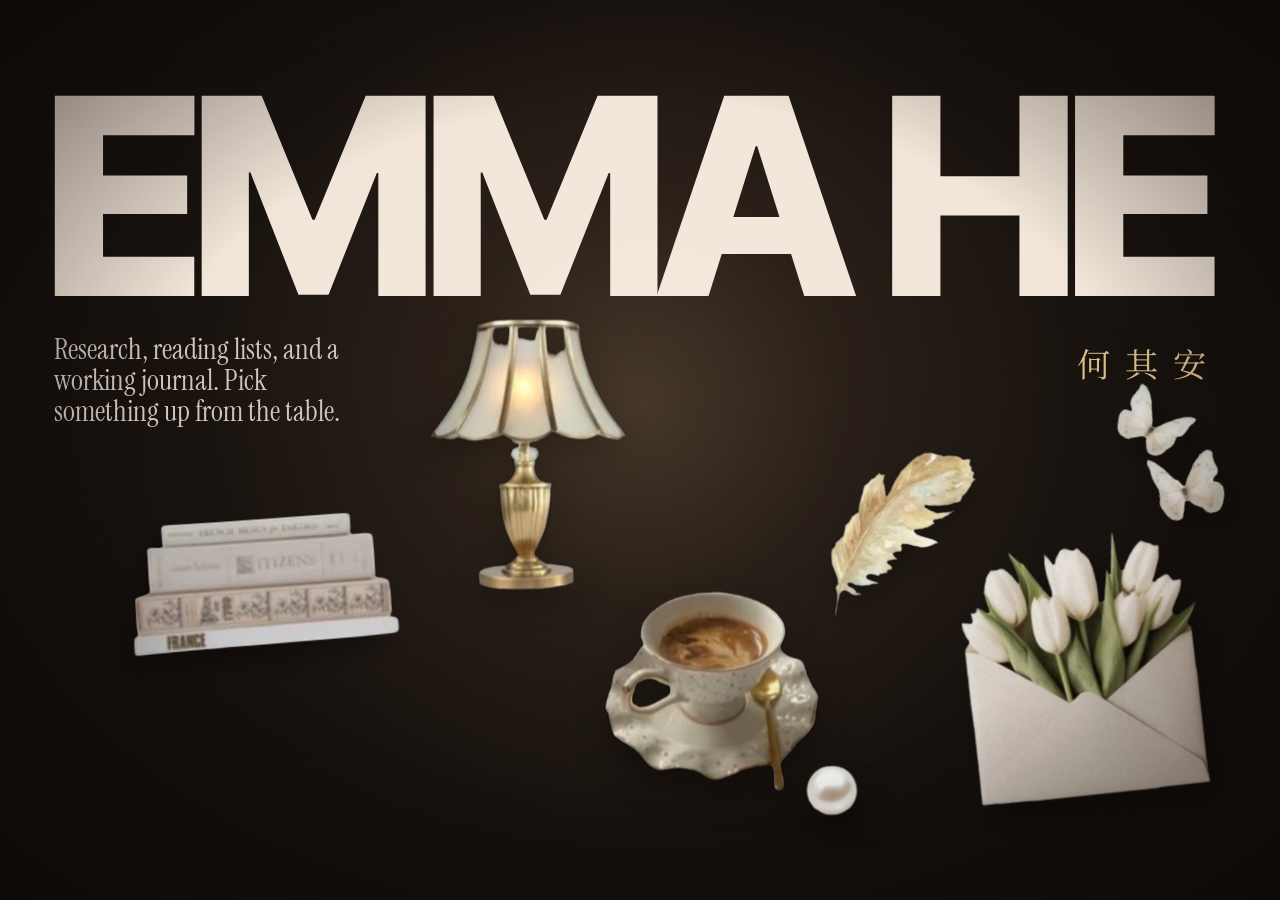
<file: index.html>
<!doctype html>
<html lang="en">
<head>
  <meta charset="utf-8">
  <meta name="viewport" content="width=device-width, initial-scale=1">
  <title>Emma He 何其安</title>
  <meta name="description" content="Emma He's research, notes, and recommendations.">
  <link rel="icon" href="assets/favicon.svg" type="image/svg+xml">
  <link rel="preconnect" href="https://fonts.googleapis.com">
  <link rel="preconnect" href="https://fonts.gstatic.com" crossorigin>
  <link rel="stylesheet" href="https://fonts.googleapis.com/css2?family=Instrument+Serif:ital@0;1&family=Inter+Tight:wght@400;500;600;800&family=Noto+Serif+SC:wght@400;600&family=Pinyon+Script&display=swap">
  <link rel="stylesheet" href="css/site.css">
</head>
<body class="page-cover" data-page="home">
  <div class="veil" aria-hidden="true"></div>
  <main class="cover">
    <div class="cover-stage" id="stage"></div>
    <nav class="contents" aria-label="Sections"></nav>
  </main>
  <div class="candle" aria-hidden="true"></div>
  <div class="vignette" aria-hidden="true"></div>
  <script src="js/vendor/gsap.min.js"></script>
  <script src="js/vendor/SplitText.min.js"></script>
  <script src="js/vendor/DrawSVGPlugin.min.js"></script>
  <script src="js/store.js"></script>
  <script src="js/stage.js"></script>
  <script src="js/site.js"></script>
</body>
</html>
</file>
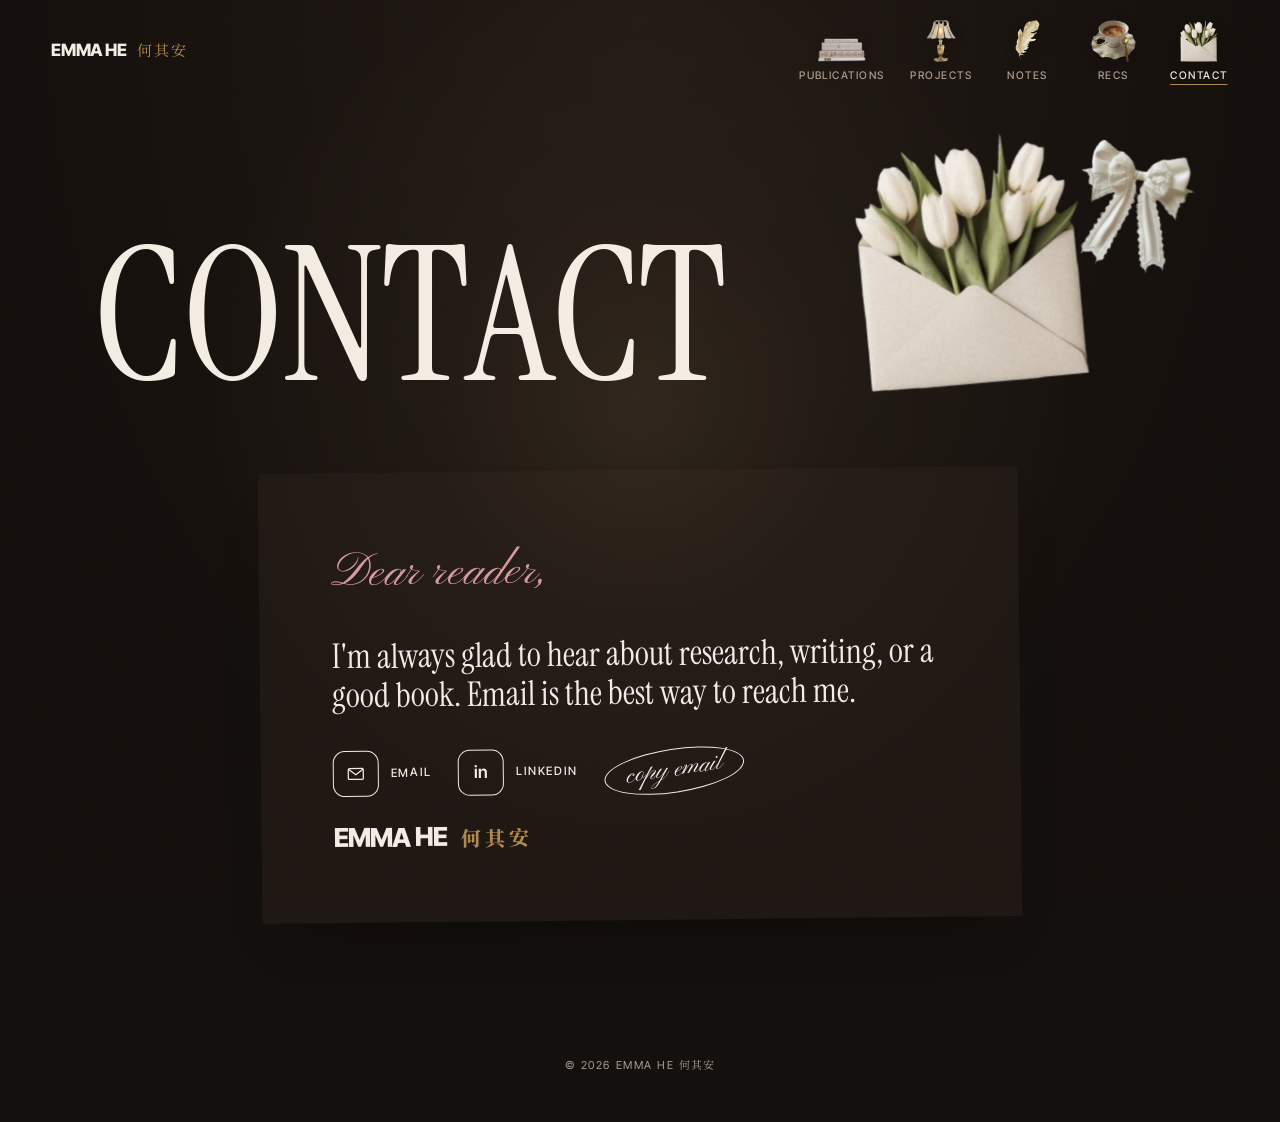
<file: contact.html>
<!doctype html>
<html lang="en">
<head>
  <meta charset="utf-8">
  <meta name="viewport" content="width=device-width, initial-scale=1">
  <title>Contact, Emma He 何其安</title>
  <meta name="description" content="How to reach Emma He.">
  <link rel="icon" href="assets/favicon.svg" type="image/svg+xml">
  <link rel="preconnect" href="https://fonts.googleapis.com">
  <link rel="preconnect" href="https://fonts.gstatic.com" crossorigin>
  <link rel="stylesheet" href="https://fonts.googleapis.com/css2?family=Instrument+Serif:ital@0;1&family=Inter+Tight:wght@400;500;600;800&family=Noto+Serif+SC:wght@400;600&family=Pinyon+Script&display=swap">
  <link rel="stylesheet" href="css/site.css">
</head>
<body data-page="contact">
  <div class="veil" aria-hidden="true"></div>
  <header class="spine"></header>
  <div class="masthead"><div id="stage"></div></div>
  
  <main class="sheet" id="content"></main>
  <footer class="site-foot"></footer>
  <div class="candle" aria-hidden="true"></div>
  <script src="js/vendor/gsap.min.js"></script>
  <script src="js/vendor/SplitText.min.js"></script>
  <script src="js/vendor/DrawSVGPlugin.min.js"></script>
  <script src="js/store.js"></script>
  <script src="js/stage.js"></script>
  <script src="js/site.js"></script>
</body>
</html>
</file>
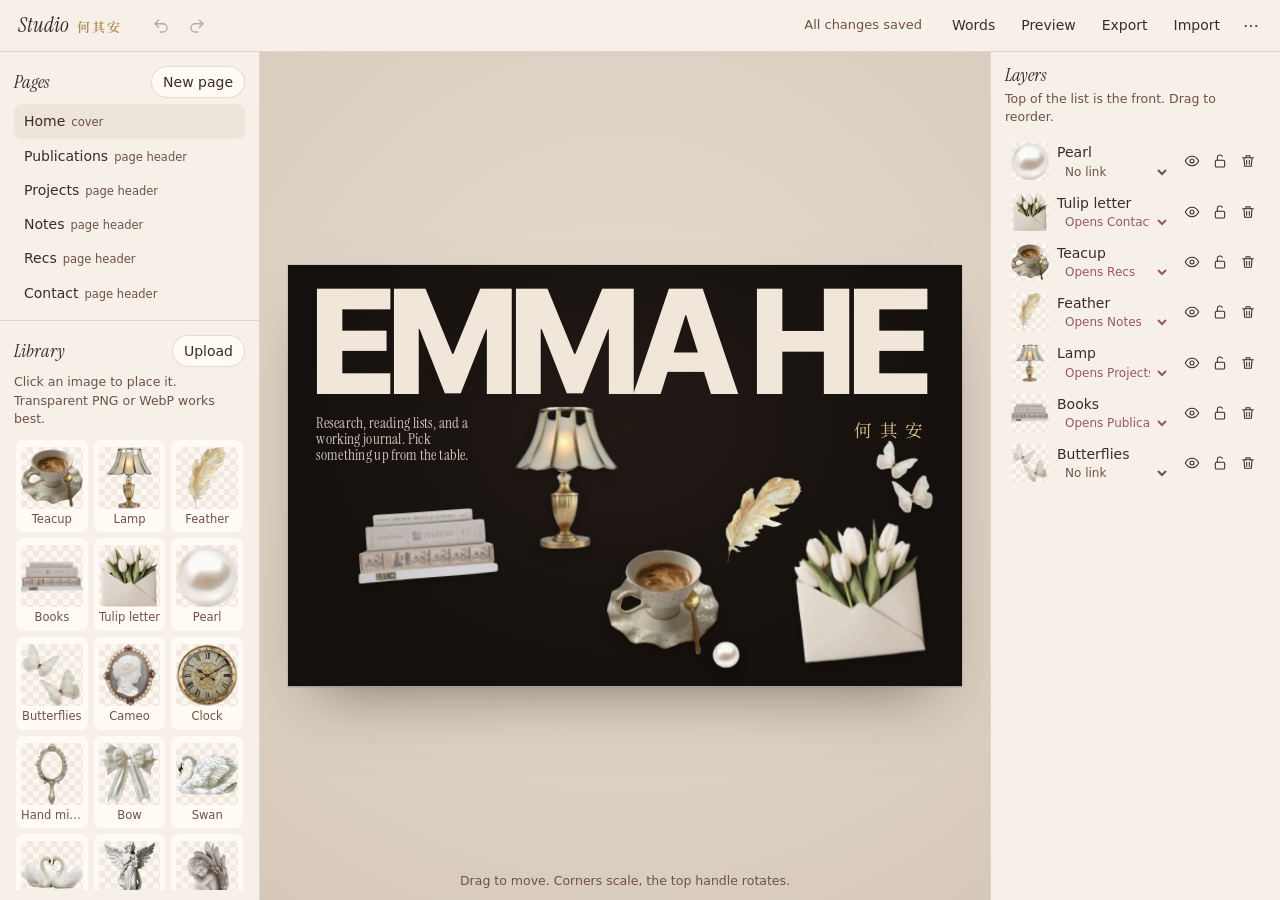
<file: editor.html>
<!doctype html>
<html lang="en">
<head>
  <meta charset="utf-8">
  <meta name="viewport" content="width=device-width, initial-scale=1">
  <title>Studio, Emma He 何其安</title>
  <meta name="robots" content="noindex">
  <link rel="icon" href="assets/favicon.svg" type="image/svg+xml">
  <link rel="preconnect" href="https://fonts.googleapis.com">
  <link rel="preconnect" href="https://fonts.gstatic.com" crossorigin>
  <link rel="stylesheet" href="https://fonts.googleapis.com/css2?family=Instrument+Serif:ital@0;1&family=Inter+Tight:wght@400;500;600;800&family=Noto+Serif+SC:wght@400;600&family=Pinyon+Script&display=swap">
  <link rel="stylesheet" href="css/site.css">
  <link rel="stylesheet" href="css/editor.css">
</head>
<body class="studio">
  <header class="topbar">
    <div class="brand">Studio <span lang="zh-Hans">何其安</span></div>
    <div class="tb-group">
      <button type="button" class="tb-btn" id="undo" title="Undo (Ctrl+Z)" aria-label="Undo">
        <svg viewBox="0 0 24 24" aria-hidden="true"><path d="M9 14 4 9l5-5"/><path d="M4 9h10.5a5.5 5.5 0 0 1 0 11H11"/></svg>
      </button>
      <button type="button" class="tb-btn" id="redo" title="Redo (Ctrl+Shift+Z)" aria-label="Redo">
        <svg viewBox="0 0 24 24" aria-hidden="true"><path d="m15 14 5-5-5-5"/><path d="M20 9H9.5a5.5 5.5 0 0 0 0 11H13"/></svg>
      </button>
    </div>
    <div class="tb-spacer"></div>
    <span class="status" id="status" role="status">Loading…</span>
    <div class="tb-group">
      <button type="button" class="tb-btn text" id="open-words">Words</button>
      <button type="button" class="tb-btn text" id="preview">Preview</button>
      <button type="button" class="tb-btn text" id="export">Export</button>
      <button type="button" class="tb-btn text" id="import">Import</button>
      <button type="button" class="tb-btn" id="more" aria-label="More" aria-haspopup="menu" aria-expanded="false">
        <svg viewBox="0 0 24 24" aria-hidden="true"><circle cx="5" cy="12" r="1.4"/><circle cx="12" cy="12" r="1.4"/><circle cx="19" cy="12" r="1.4"/></svg>
      </button>
    </div>
    <div class="menu-pop" id="more-menu" role="menu" hidden>
      <button type="button" role="menuitem" data-act="published">Load the published version</button>
      <button type="button" role="menuitem" data-act="help">How publishing works</button>
    </div>
  </header>

  <aside class="panel left">
    <section class="pane">
      <div class="pane-head">
        <h2>Pages</h2>
        <button type="button" class="mini-btn" id="new-page">New page</button>
      </div>
      <ul class="pages" id="pages"></ul>
    </section>
    <section class="pane grow">
      <div class="pane-head">
        <h2>Library</h2>
        <button type="button" class="mini-btn" id="upload">Upload</button>
      </div>
      <p class="pane-hint">Click an image to place it. Transparent PNG or WebP works best.</p>
      <div class="library" id="library"></div>
    </section>
  </aside>

  <main class="canvas-area" id="canvas-area">
    <div class="stage-wrap" id="stage-wrap">
      <div class="ed-stage" id="stage"></div>
    </div>
    <p class="canvas-hint" id="canvas-hint"></p>
  </main>

  <aside class="panel right">
    <section class="pane grow">
      <div class="pane-head">
        <h2>Layers</h2>
      </div>
      <p class="pane-hint">Top of the list is the front. Drag to reorder.</p>
      <ol class="layers" id="layers"></ol>
    </section>
  </aside>

  <section class="drawer" id="drawer" aria-label="Words" hidden>
    <div class="drawer-head">
      <h2>Words</h2>
      <button type="button" class="mini-btn" id="close-words">Done</button>
    </div>
    <div class="drawer-tabs" id="words-tabs" role="tablist"></div>
    <div class="drawer-body" id="words-body"></div>
  </section>

  <input type="file" id="file-images" accept="image/png,image/webp,image/gif,image/svg+xml,image/jpeg" multiple hidden>
  <input type="file" id="file-project" accept="application/json,.json" hidden>

  <dialog class="help" id="help">
    <h2>How publishing works</h2>
    <p>Everything you do here saves automatically in this browser, and every studio or preview window you have open shows the same latest version.</p>
    <p>Visitors see the version in <code>data/site.json</code> on GitHub. To publish your changes:</p>
    <ol>
      <li>Click <b>Export</b>. A file called <code>site.json</code> downloads.</li>
      <li>On GitHub, open the <code>data</code> folder of your repository, click <b>Add file</b>, then <b>Upload files</b>.</li>
      <li>Drop in <code>site.json</code> and click <b>Commit changes</b>. The site updates in a minute or two.</li>
    </ol>
    <h3>Shortcuts</h3>
    <ul class="keys">
      <li><kbd>Ctrl</kbd> <kbd>Z</kbd> undo, <kbd>Ctrl</kbd> <kbd>Shift</kbd> <kbd>Z</kbd> redo</li>
      <li><kbd>Delete</kbd> remove the selected image from the page (it stays in the library)</li>
      <li><kbd>Ctrl</kbd> <kbd>D</kbd> duplicate, arrow keys nudge, <kbd>[</kbd> <kbd>]</kbd> move back or forward</li>
      <li>Hold <kbd>Shift</kbd> while rotating to snap to 15°</li>
    </ul>
    <form method="dialog"><button class="mini-btn">Close</button></form>
  </dialog>

  <script src="js/store.js"></script>
  <script src="js/stage.js"></script>
  <script src="js/editor.js"></script>
</body>
</html>
</file>
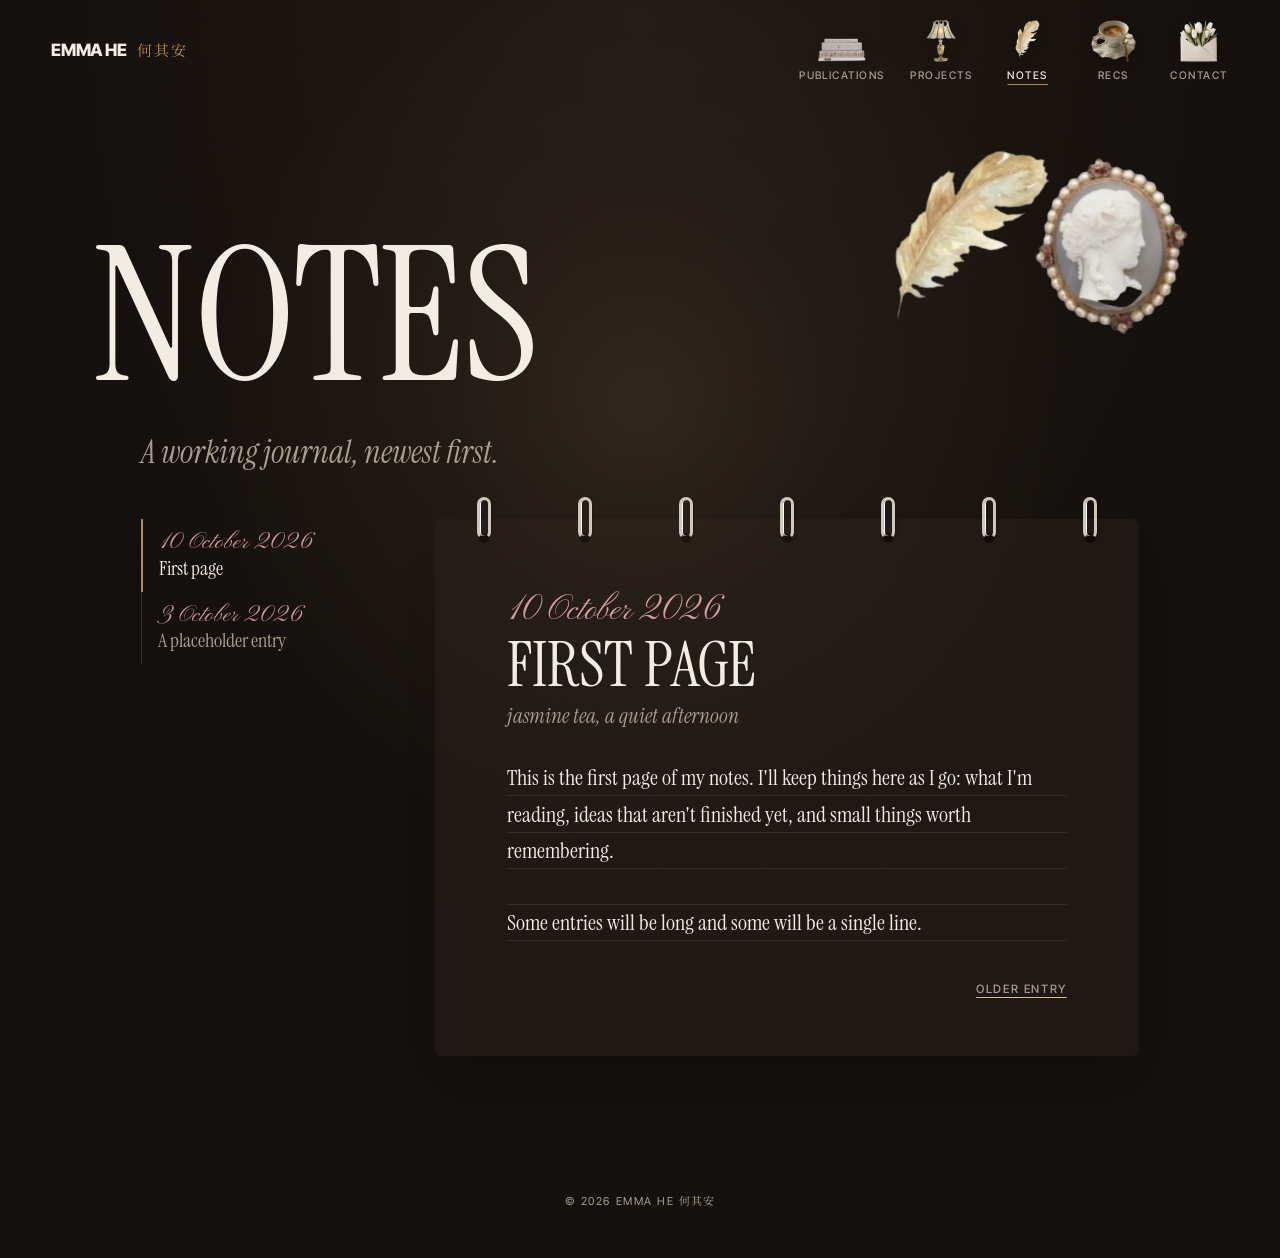
<file: notes.html>
<!doctype html>
<html lang="en">
<head>
  <meta charset="utf-8">
  <meta name="viewport" content="width=device-width, initial-scale=1">
  <title>Notes, Emma He 何其安</title>
  <meta name="description" content="Emma He's working journal.">
  <link rel="icon" href="assets/favicon.svg" type="image/svg+xml">
  <link rel="preconnect" href="https://fonts.googleapis.com">
  <link rel="preconnect" href="https://fonts.gstatic.com" crossorigin>
  <link rel="stylesheet" href="https://fonts.googleapis.com/css2?family=Instrument+Serif:ital@0;1&family=Inter+Tight:wght@400;500;600;800&family=Noto+Serif+SC:wght@400;600&family=Pinyon+Script&display=swap">
  <link rel="stylesheet" href="css/site.css">
</head>
<body data-page="notes">
  <div class="veil" aria-hidden="true"></div>
  <header class="spine"></header>
  <div class="masthead"><div id="stage"></div></div>
  <p class="dek">A working journal, newest first.</p>
  <main class="sheet" id="content"></main>
  <footer class="site-foot"></footer>
  <div class="candle" aria-hidden="true"></div>
  <script src="js/vendor/gsap.min.js"></script>
  <script src="js/vendor/SplitText.min.js"></script>
  <script src="js/vendor/DrawSVGPlugin.min.js"></script>
  <script src="js/store.js"></script>
  <script src="js/stage.js"></script>
  <script src="js/site.js"></script>
</body>
</html>
</file>
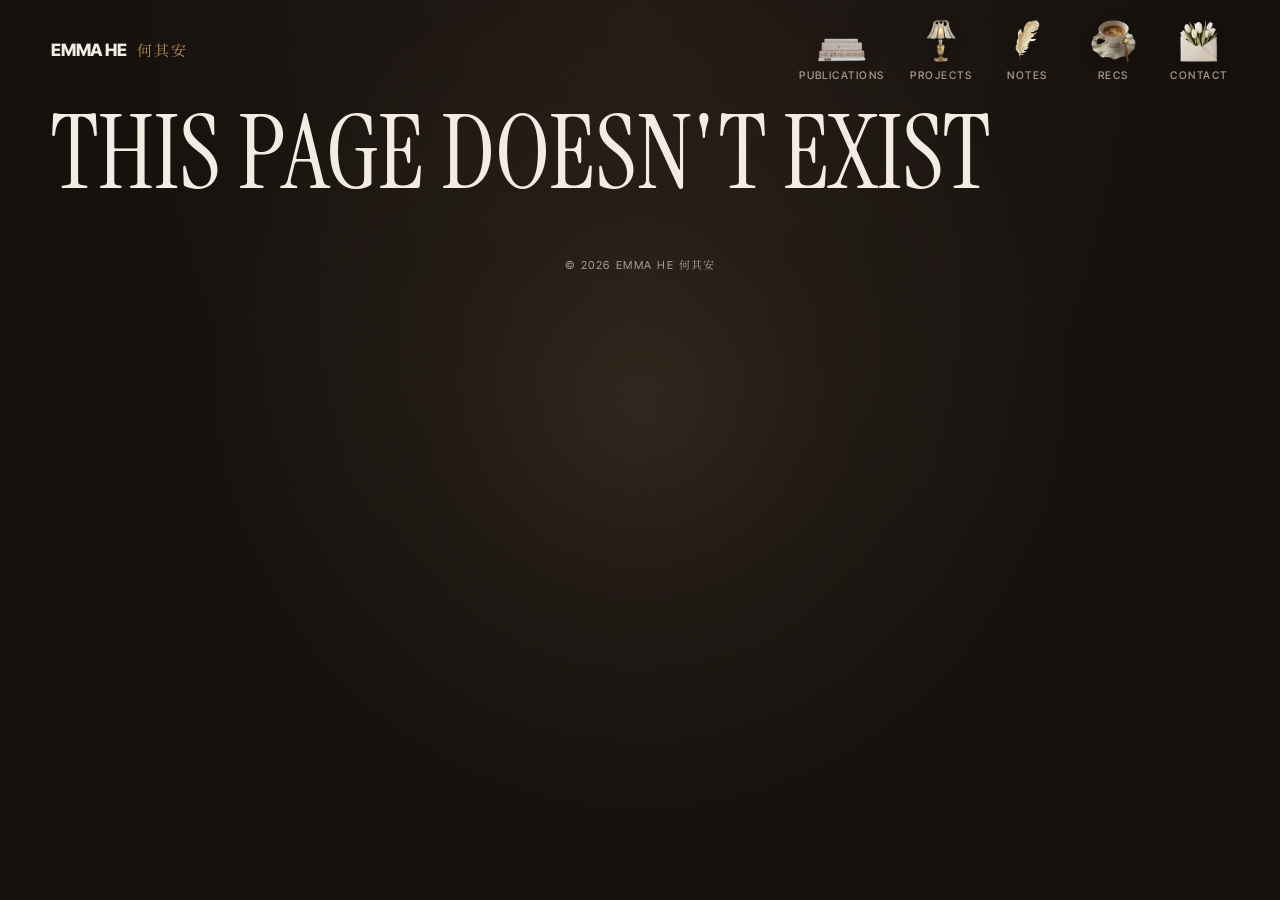
<file: page.html>
<!doctype html>
<html lang="en">
<head>
  <meta charset="utf-8">
  <meta name="viewport" content="width=device-width, initial-scale=1">
  <title>Emma He 何其安</title>
  <meta name="description" content="A page from Emma He's site.">
  <link rel="icon" href="assets/favicon.svg" type="image/svg+xml">
  <link rel="preconnect" href="https://fonts.googleapis.com">
  <link rel="preconnect" href="https://fonts.gstatic.com" crossorigin>
  <link rel="stylesheet" href="https://fonts.googleapis.com/css2?family=Instrument+Serif:ital@0;1&family=Inter+Tight:wght@400;500;600;800&family=Noto+Serif+SC:wght@400;600&family=Pinyon+Script&display=swap">
  <link rel="stylesheet" href="css/site.css">
</head>
<body data-page="custom">
  <div class="veil" aria-hidden="true"></div>
  <header class="spine"></header>
  <h1 class="custom-title"></h1>
  <main class="custom-stage"><div id="stage"></div></main>
  <footer class="site-foot"></footer>
  <div class="candle" aria-hidden="true"></div>
  <script src="js/vendor/gsap.min.js"></script>
  <script src="js/vendor/SplitText.min.js"></script>
  <script src="js/vendor/DrawSVGPlugin.min.js"></script>
  <script src="js/store.js"></script>
  <script src="js/stage.js"></script>
  <script src="js/site.js"></script>
</body>
</html>
</file>
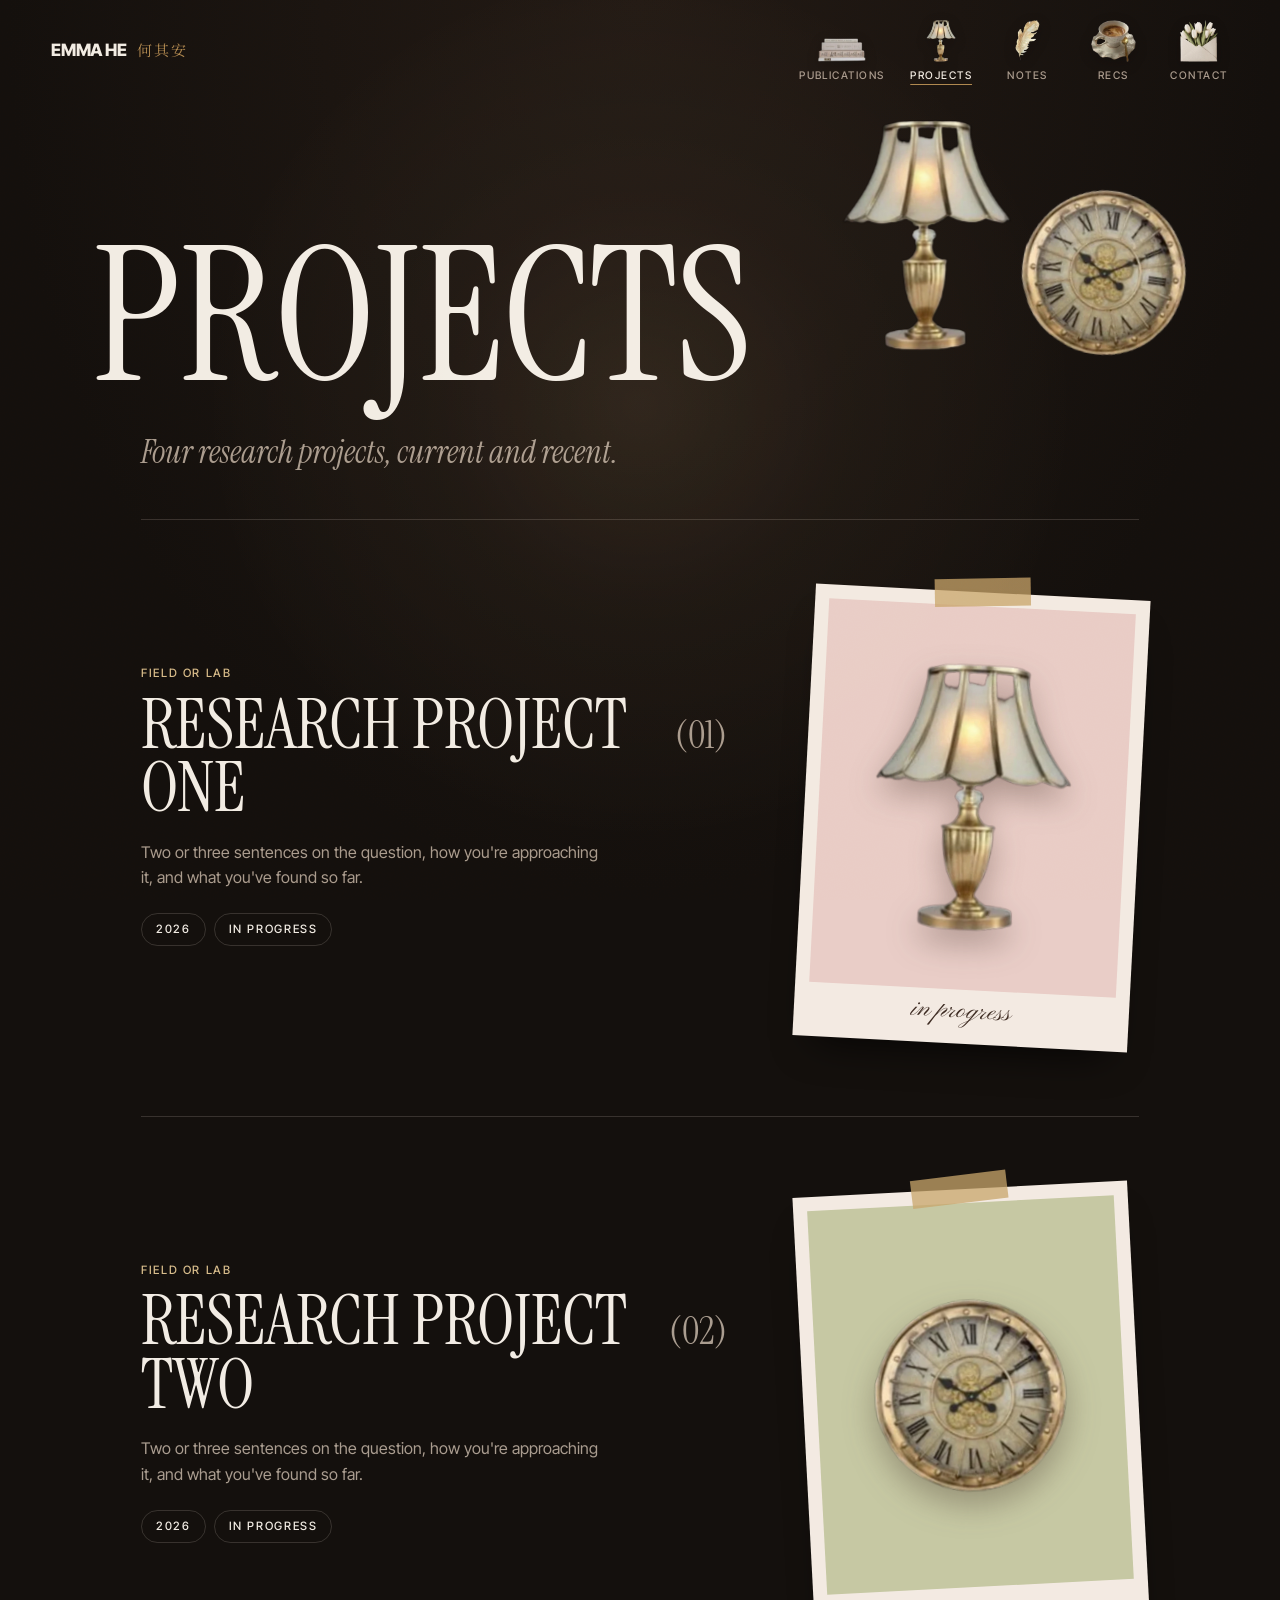
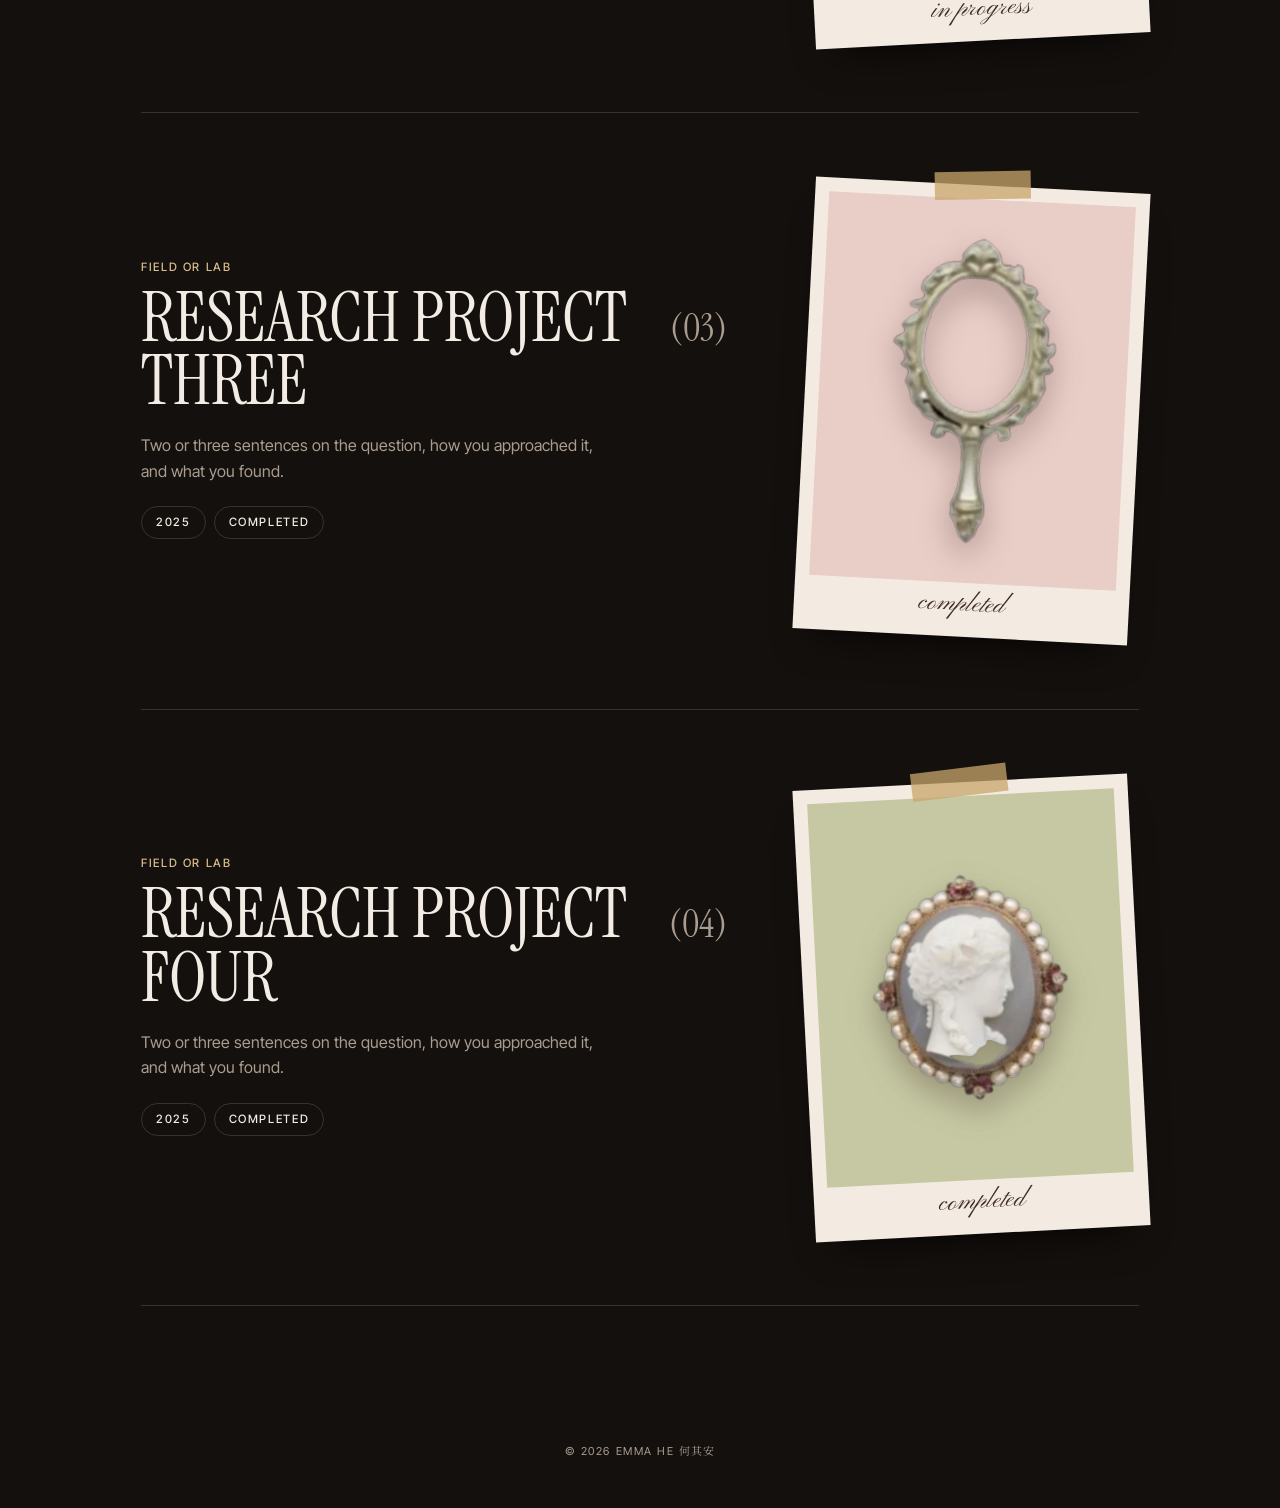
<file: projects.html>
<!doctype html>
<html lang="en">
<head>
  <meta charset="utf-8">
  <meta name="viewport" content="width=device-width, initial-scale=1">
  <title>Projects, Emma He 何其安</title>
  <meta name="description" content="Emma He's research projects.">
  <link rel="icon" href="assets/favicon.svg" type="image/svg+xml">
  <link rel="preconnect" href="https://fonts.googleapis.com">
  <link rel="preconnect" href="https://fonts.gstatic.com" crossorigin>
  <link rel="stylesheet" href="https://fonts.googleapis.com/css2?family=Instrument+Serif:ital@0;1&family=Inter+Tight:wght@400;500;600;800&family=Noto+Serif+SC:wght@400;600&family=Pinyon+Script&display=swap">
  <link rel="stylesheet" href="css/site.css">
</head>
<body data-page="projects">
  <div class="veil" aria-hidden="true"></div>
  <header class="spine"></header>
  <div class="masthead"><div id="stage"></div></div>
  <p class="dek">Four research projects, current and recent.</p>
  <main class="sheet" id="content"></main>
  <footer class="site-foot"></footer>
  <div class="candle" aria-hidden="true"></div>
  <script src="js/vendor/gsap.min.js"></script>
  <script src="js/vendor/SplitText.min.js"></script>
  <script src="js/vendor/DrawSVGPlugin.min.js"></script>
  <script src="js/store.js"></script>
  <script src="js/stage.js"></script>
  <script src="js/site.js"></script>
</body>
</html>
</file>
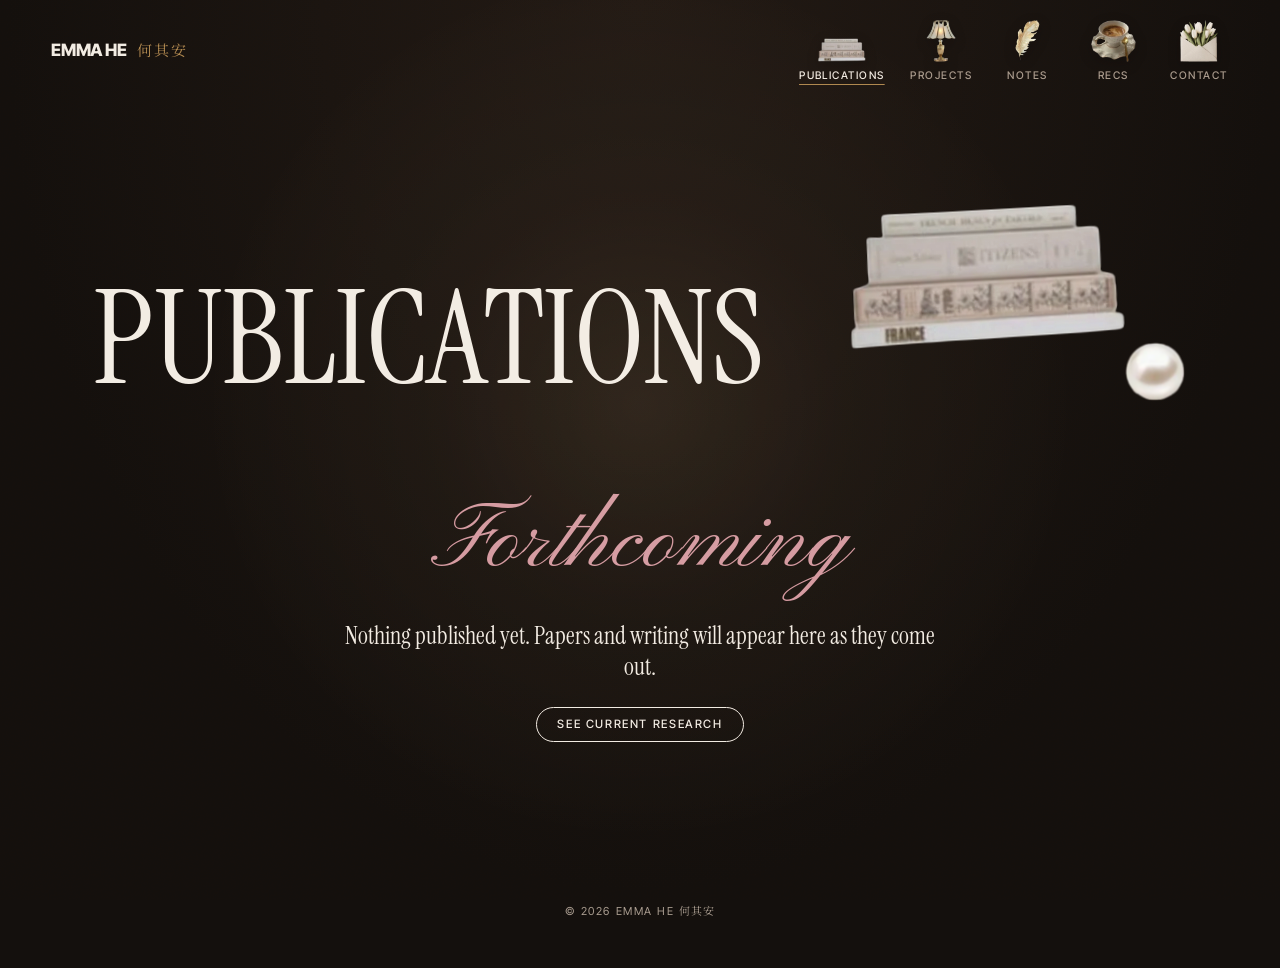
<file: publications.html>
<!doctype html>
<html lang="en">
<head>
  <meta charset="utf-8">
  <meta name="viewport" content="width=device-width, initial-scale=1">
  <title>Publications, Emma He 何其安</title>
  <meta name="description" content="Emma He's papers and writing.">
  <link rel="icon" href="assets/favicon.svg" type="image/svg+xml">
  <link rel="preconnect" href="https://fonts.googleapis.com">
  <link rel="preconnect" href="https://fonts.gstatic.com" crossorigin>
  <link rel="stylesheet" href="https://fonts.googleapis.com/css2?family=Instrument+Serif:ital@0;1&family=Inter+Tight:wght@400;500;600;800&family=Noto+Serif+SC:wght@400;600&family=Pinyon+Script&display=swap">
  <link rel="stylesheet" href="css/site.css">
</head>
<body data-page="publications">
  <div class="veil" aria-hidden="true"></div>
  <header class="spine"></header>
  <div class="masthead"><div id="stage"></div></div>
  
  <main class="sheet" id="content"></main>
  <footer class="site-foot"></footer>
  <div class="candle" aria-hidden="true"></div>
  <script src="js/vendor/gsap.min.js"></script>
  <script src="js/vendor/SplitText.min.js"></script>
  <script src="js/vendor/DrawSVGPlugin.min.js"></script>
  <script src="js/store.js"></script>
  <script src="js/stage.js"></script>
  <script src="js/site.js"></script>
</body>
</html>
</file>
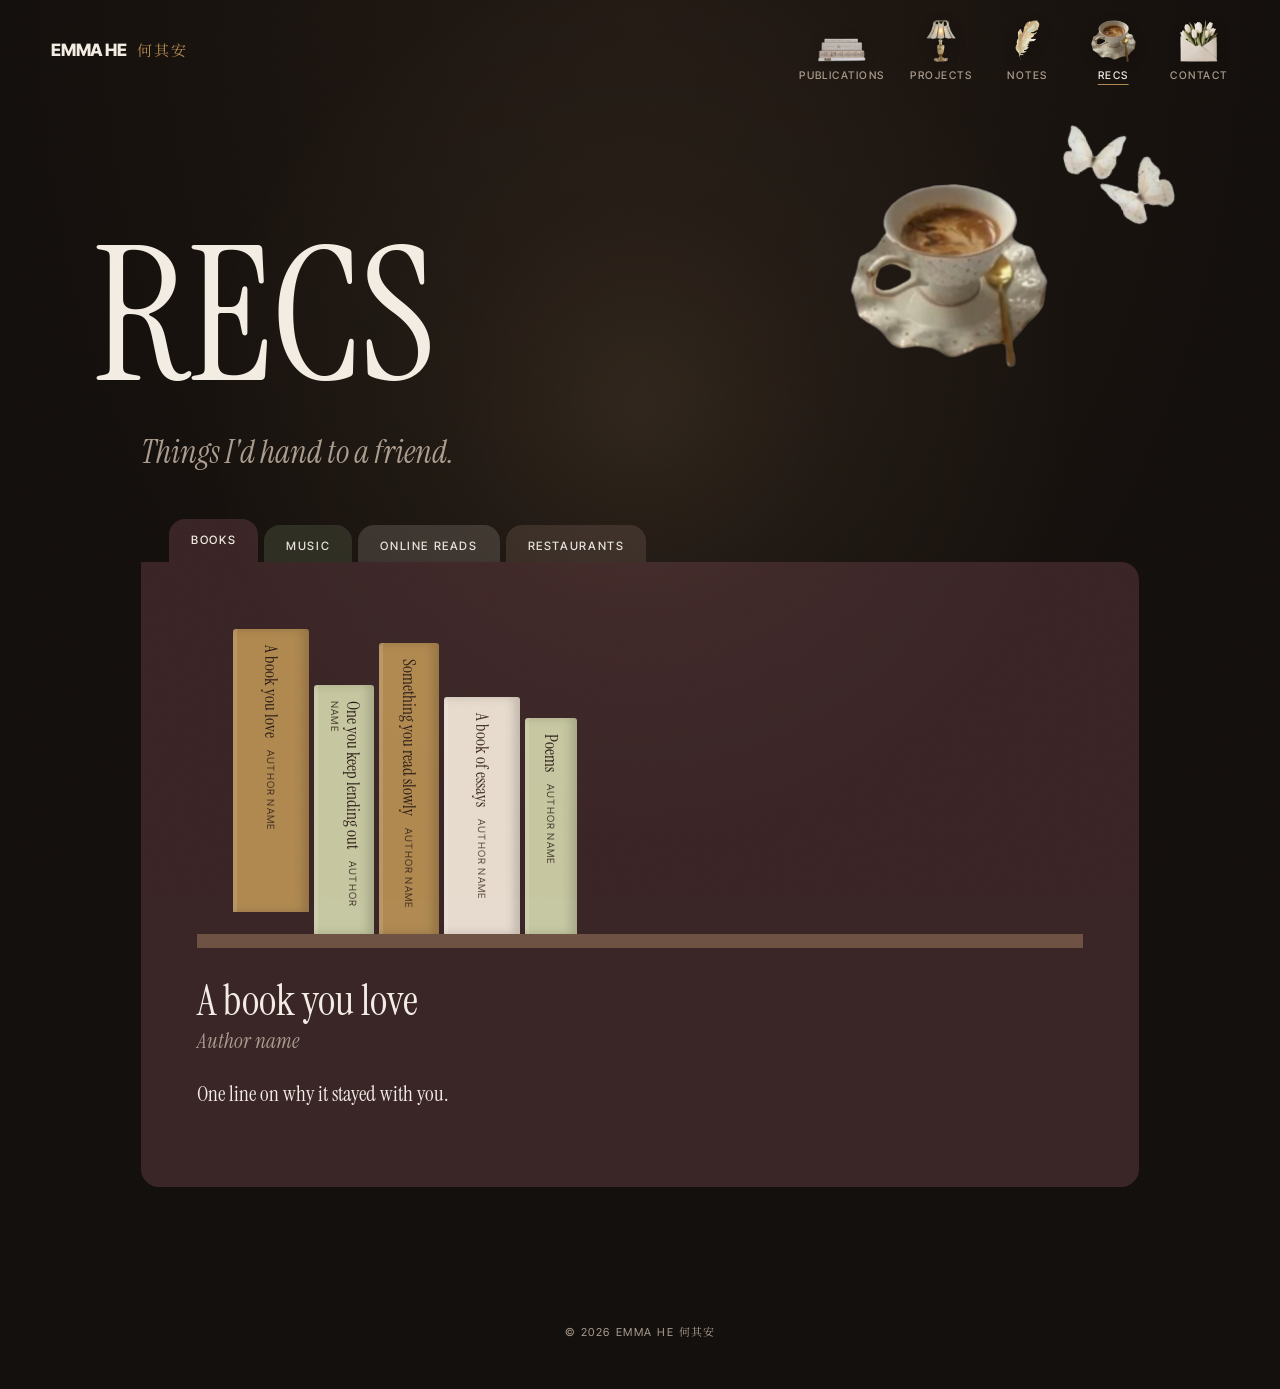
<file: recs.html>
<!doctype html>
<html lang="en">
<head>
  <meta charset="utf-8">
  <meta name="viewport" content="width=device-width, initial-scale=1">
  <title>Recs, Emma He 何其安</title>
  <meta name="description" content="Books, music, online reads, and restaurants Emma He recommends.">
  <link rel="icon" href="assets/favicon.svg" type="image/svg+xml">
  <link rel="preconnect" href="https://fonts.googleapis.com">
  <link rel="preconnect" href="https://fonts.gstatic.com" crossorigin>
  <link rel="stylesheet" href="https://fonts.googleapis.com/css2?family=Instrument+Serif:ital@0;1&family=Inter+Tight:wght@400;500;600;800&family=Noto+Serif+SC:wght@400;600&family=Pinyon+Script&display=swap">
  <link rel="stylesheet" href="css/site.css">
</head>
<body data-page="recs">
  <div class="veil" aria-hidden="true"></div>
  <header class="spine"></header>
  <div class="masthead"><div id="stage"></div></div>
  <p class="dek">Things I'd hand to a friend.</p>
  <main class="sheet" id="content"></main>
  <footer class="site-foot"></footer>
  <div class="candle" aria-hidden="true"></div>
  <script src="js/vendor/gsap.min.js"></script>
  <script src="js/vendor/SplitText.min.js"></script>
  <script src="js/vendor/DrawSVGPlugin.min.js"></script>
  <script src="js/store.js"></script>
  <script src="js/stage.js"></script>
  <script src="js/site.js"></script>
</body>
</html>
</file>
<file: css/site.css>
/* Emma He 何其安: site styles.
   Near-black espresso pages, ivory type, with blush, sage and gilt as small
   accents. Tall serif capitals for headings, a tight grotesk for the name
   and small labels, script for handwritten notes. */

:root {
  --velvet: #14100d;
  --velvet-2: #221a15;
  --walnut: #3d2b22;
  --cocoa: #6e5244;
  --pearl: #f3eae2;
  --paper: #fbf6ef;
  --linen: #e7dbcf;
  --blush: #e9cdc7;
  --rosewood: #9a5760;
  --sage: #c6c8a3;
  --olive: #5c5a34;
  --gilt: #b08a52;
  --gilt-soft: #d8bd8c;
  --on-dark: #f1e6da;

  --display: "Instrument Serif", "Noto Serif SC", Didot, "Times New Roman", serif;
  --text: "Instrument Serif", "Noto Serif SC", Georgia, serif;
  --sans: "Inter Tight", "Noto Sans SC", system-ui, sans-serif;
  --script: "Pinyon Script", "Instrument Serif", cursive;
  --zh: "Noto Serif SC", "Songti SC", serif;

  --ease: cubic-bezier(0.22, 1, 0.36, 1);
  --gutter: clamp(16px, 4vw, 56px);
  --grain: url("data:image/svg+xml,%3Csvg xmlns='http://www.w3.org/2000/svg' width='220' height='220'%3E%3Cfilter id='n'%3E%3CfeTurbulence type='fractalNoise' baseFrequency='.85' numOctaves='3' stitchTiles='stitch'/%3E%3CfeColorMatrix values='0 0 0 0 .25 0 0 0 0 .17 0 0 0 0 .12 0 0 0 .55 0'/%3E%3C/filter%3E%3Crect width='100%25' height='100%25' filter='url(%23n)'/%3E%3C/svg%3E");
}

/* Every site page sits on the dark velvet. The palette names keep their
   roles (walnut = text, pearl = page, paper = surfaces) with dark values. */
body:not(.studio),
.ed-stage {
  --walnut: #f2ece4;
  --cocoa: #aa9d90;
  --pearl: #14100d;
  --paper: #1f1814;
  --linen: rgba(239, 229, 218, 0.16);
  --blush: #3a2527;
  --sage: #2f3020;
  --rosewood: #d49aa2;
  --olive: #bdb98d;
  --rule: rgba(239, 229, 218, 0.16);
}

*,
*::before,
*::after {
  box-sizing: border-box;
}

html {
  -webkit-text-size-adjust: 100%;
}

body {
  margin: 0;
  background-color: var(--velvet);
  background-image: radial-gradient(ellipse at 50% 0%, var(--velvet-2), var(--velvet) 70%);
  background-attachment: fixed;
  color: var(--walnut);
  font-family: var(--text);
  font-size: 21px;
  line-height: 1.5;
  overflow-x: clip;
  -webkit-font-smoothing: antialiased;
}

/* paper grain over everything */
body::after {
  content: "";
  position: fixed;
  inset: 0;
  background-image: var(--grain);
  opacity: 0.5;
  mix-blend-mode: soft-light;
  pointer-events: none;
  z-index: 90;
}

a {
  color: inherit;
}

img {
  max-width: 100%;
}

:focus-visible {
  outline: 2px solid var(--gilt);
  outline-offset: 4px;
  border-radius: 4px;
}

.label {
  font-family: var(--sans);
  font-size: 11.5px;
  font-weight: 500;
  letter-spacing: 0.14em;
  text-transform: uppercase;
}

.visually-hidden {
  position: absolute;
  width: 1px;
  height: 1px;
  overflow: hidden;
  clip-path: inset(50%);
  white-space: nowrap;
}

/* ---------- page veil (transitions between pages) ---------- */
.veil {
  position: fixed;
  inset: 0;
  z-index: 100;
  background: var(--velvet);
  pointer-events: none;
  animation: veil-lift 0.7s var(--ease) 0.05s both;
}

.page-cover .veil {
  background: var(--velvet);
}

.veil.is-leaving {
  animation: none;
  opacity: 1;
  transition: opacity 0.38s ease;
}

.veil.is-leaving.is-hidden {
  opacity: 0;
}

@keyframes veil-lift {
  from {
    opacity: 1;
  }
  to {
    opacity: 0;
  }
}

/* ---------- the stage (collage) ---------- */
.stage {
  position: relative;
  width: 100%;
  container-type: inline-size;
  font-family: var(--text);
  line-height: 1.6;
}

.stage .bd {
  position: absolute;
  inset: 0;
  pointer-events: none;
}

.stage .el {
  position: absolute;
  display: block;
  text-decoration: none;
  -webkit-tap-highlight-color: transparent;
}

.stage .el-inner {
  display: block;
  will-change: transform;
}

.stage .el img {
  display: block;
  width: 100%;
  height: auto;
  user-select: none;
  -webkit-user-drag: none;
  will-change: transform, filter;
}

.stage .el.is-link {
  cursor: pointer;
}

.stage .el.is-link:focus-visible {
  outline: none;
}

.stage .el.is-link:focus-visible img {
  outline: 1px dashed var(--gilt-soft);
  outline-offset: 6px;
}

/* cover backdrop */
.stage-cover {
  overflow: hidden;
}

.bd-cover .bd-name {
  position: absolute;
  top: 2.2cqw;
  left: 3.4cqw;
  margin: 0;
  font-family: var(--sans);
  font-weight: 800;
  font-size: 21.5cqw;
  line-height: 0.86;
  letter-spacing: -0.055em;
  text-transform: uppercase;
  color: var(--on-dark);
  white-space: nowrap;
}

.bd-cover .bd-zh {
  position: absolute;
  top: 22.4cqw;
  right: 4.6cqw;
  margin: 0;
  font-family: var(--zh);
  font-weight: 400;
  font-size: 2.6cqw;
  letter-spacing: 0.45em;
  color: var(--gilt-soft);
}

.bd-cover .bd-tagline {
  position: absolute;
  left: 4.2cqw;
  top: 22.2cqw;
  width: 25cqw;
  margin: 0;
  font-size: 2.3cqw;
  line-height: 1.05;
  color: var(--on-dark);
  opacity: 0.85;
}

/* on a phone the cover is small; the list below carries the words */
@container (max-width: 560px) {
  .bd-cover .bd-tagline {
    display: none;
  }
}

/* inner-page masthead backdrop */
.bd-title .bd-heading {
  position: absolute;
  left: 3.6cqw;
  bottom: 2.6cqw;
  margin: 0;
  font-family: var(--display);
  font-weight: 400;
  line-height: 0.8;
  letter-spacing: -0.01em;
  text-transform: uppercase;
  color: var(--walnut);
  white-space: nowrap;
}

/* ---------- cover page ---------- */
.page-cover {
  background-color: var(--velvet);
  background-image: radial-gradient(ellipse at 50% 38%, var(--velvet-2), var(--velvet) 70%),
    repeating-linear-gradient(90deg, rgba(255, 240, 220, 0.018) 0 1px, transparent 1px 4px),
    repeating-linear-gradient(0deg, rgba(0, 0, 0, 0.05) 0 1px, transparent 1px 3px);
  background-blend-mode: normal, overlay, multiply;
  color: var(--on-dark);
  min-height: 100vh;
}

.cover {
  min-height: 100vh;
  min-height: 100svh;
  display: grid;
  place-items: center;
  padding: 2vh 0;
}

.cover-stage {
  width: min(100vw, 156vh);
}

.candle,
.vignette {
  position: fixed;
  inset: 0;
  pointer-events: none;
  z-index: 5;
}

.candle {
  background: radial-gradient(
    circle at var(--mx, 50%) var(--my, 45%),
    rgba(255, 210, 150, 0.16),
    rgba(255, 200, 140, 0.05) 16vmax,
    transparent 34vmax
  );
  mix-blend-mode: screen;
}

body:not(.page-cover) .candle {
  opacity: 0.55;
}

.vignette {
  background: radial-gradient(ellipse at center, transparent 55%, rgba(12, 7, 5, 0.6) 100%);
}

/* hover inscription under a cover object */
.tag {
  position: absolute;
  z-index: 20;
  pointer-events: none;
  transform: translateX(-50%);
  text-align: center;
  white-space: nowrap;
  color: var(--on-dark);
  visibility: hidden;
}

.tag.is-above {
  transform: translate(-50%, -100%);
}

.tag-oval {
  position: relative;
  display: inline-block;
  padding: 0.6cqw 2.6cqw 0.9cqw;
  rotate: -6deg;
}

.tag-ring {
  position: absolute;
  inset: 0;
  width: 100%;
  height: 100%;
  overflow: visible;
}

.tag-ring path {
  fill: none;
  stroke: var(--on-dark);
  stroke-width: 1.3;
  stroke-linecap: round;
  vector-effect: non-scaling-stroke;
}

.tag-name {
  display: block;
  font-family: var(--script);
  font-size: 3.5cqw;
  line-height: 1.3;
}

.tag-hint {
  display: block;
  margin-top: 0.6cqw;
  font-family: var(--sans);
  font-weight: 500;
  font-size: 0.95cqw;
  letter-spacing: 0.16em;
  text-transform: uppercase;
  color: var(--gilt-soft);
}

.tag-spark {
  position: absolute;
  width: 1.2cqw;
  height: 1.2cqw;
  right: 0.4cqw;
  top: -0.4cqw;
  fill: var(--gilt-soft);
}

/* hover extras that belong to particular objects */
.fx-steam {
  position: absolute;
  left: 22%;
  bottom: 72%;
  width: 46%;
  height: 70%;
  overflow: visible;
  pointer-events: none;
}

.fx-steam path {
  opacity: 0;
  fill: none;
  stroke: rgba(255, 245, 230, 0.55);
  stroke-width: 3;
  stroke-linecap: round;
  filter: blur(1.5px);
}

.fx-glow {
  position: absolute;
  left: -40%;
  top: -30%;
  width: 180%;
  aspect-ratio: 1;
  border-radius: 50%;
  background: radial-gradient(circle, rgba(255, 214, 150, 0.5), rgba(255, 200, 130, 0.12) 35%, transparent 62%);
  mix-blend-mode: screen;
  opacity: 0;
  pointer-events: none;
}

/* small screens and touch: a plain list of the same objects */
.contents {
  display: none;
  width: 100%;
  padding: 0 var(--gutter) 40px;
  position: relative;
  z-index: 6;
}

.contents a {
  display: grid;
  grid-template-columns: 64px 1fr;
  align-items: center;
  gap: 16px;
  padding: 12px 0;
  border-top: 1px solid rgba(216, 189, 140, 0.25);
  text-decoration: none;
}

.contents a:last-child {
  border-bottom: 1px solid rgba(216, 189, 140, 0.25);
}

.contents img {
  width: 64px;
  height: 56px;
  object-fit: contain;
}

.contents .c-name {
  display: block;
  font-family: var(--script);
  font-size: 34px;
  line-height: 1.1;
}

.contents .c-hint {
  display: block;
  font-family: var(--sans);
  font-size: 11px;
  letter-spacing: 0.14em;
  text-transform: uppercase;
  color: var(--gilt-soft);
}

@media (max-width: 720px), (hover: none) {
  .contents {
    display: block;
  }
  .cover {
    place-items: start center;
    padding-top: 4vh;
  }
  .cover-stage .tag {
    display: none;
  }
}

/* ---------- inner pages ---------- */
.spine {
  display: flex;
  align-items: center;
  justify-content: space-between;
  gap: 16px;
  padding: 18px var(--gutter) 0;
  position: relative;
  z-index: 10;
}

.spine-home {
  display: flex;
  align-items: baseline;
  gap: 10px;
  text-decoration: none;
}

.spine-home .en {
  font-family: var(--sans);
  font-weight: 800;
  font-size: 17px;
  letter-spacing: -0.02em;
  text-transform: uppercase;
}

.spine-home .zh {
  font-family: var(--zh);
  font-size: 15px;
  letter-spacing: 0.15em;
  color: var(--gilt);
}

.spine-nav {
  display: flex;
  align-items: flex-start;
  gap: clamp(8px, 2vw, 30px);
}

.spine-nav a {
  position: relative;
  display: grid;
  justify-items: center;
  grid-template-rows: 44px auto;
  gap: 6px;
  min-width: 60px;
  text-decoration: none;
}

.spine-nav img {
  align-self: end;
  max-width: 48px;
  max-height: 42px;
  object-fit: contain;
  filter: drop-shadow(0 4px 6px rgba(6, 3, 2, 0.25));
  transition: transform 0.45s var(--ease);
}

.spine-nav a:hover img,
.spine-nav a:focus-visible img {
  transform: translateY(-5px) rotate(-4deg) scale(1.08);
}

.spine-nav .lbl {
  font-family: var(--sans);
  font-size: 10.5px;
  font-weight: 500;
  letter-spacing: 0.14em;
  text-transform: uppercase;
  white-space: nowrap;
  color: var(--cocoa);
  transition: color 0.3s;
}

.spine-nav a:hover .lbl,
.spine-nav a:focus-visible .lbl,
.spine-nav a[aria-current="page"] .lbl {
  color: var(--walnut);
}

.spine-nav a[aria-current="page"] .lbl {
  text-decoration: underline;
  text-decoration-color: var(--gilt);
  text-underline-offset: 5px;
}

.masthead {
  max-width: 1500px;
  margin: 0 auto;
  padding: 0 var(--gutter);
}

.dek {
  max-width: 1100px;
  margin: 12px auto 0;
  padding: 0 var(--gutter);
  font-style: italic;
  font-size: clamp(24px, 2.6vw, 32px);
  line-height: 1.15;
  color: var(--cocoa);
}

.sheet {
  max-width: 1100px;
  margin: 0 auto;
  padding: 48px var(--gutter) 96px;
}

.site-foot {
  padding: 40px var(--gutter) 48px;
  text-align: center;
  font-family: var(--sans);
  font-size: 11px;
  letter-spacing: 0.14em;
  text-transform: uppercase;
  color: var(--cocoa);
}

.site-foot .zh {
  font-family: var(--zh);
  font-style: normal;
  letter-spacing: 0.1em;
}

.page-cover .site-foot {
  display: none;
}

/* shared buttons */
.pill {
  display: inline-flex;
  align-items: center;
  gap: 10px;
  padding: 11px 20px;
  border: 1px solid currentColor;
  border-radius: 999px;
  font: 500 11.5px/1 var(--sans);
  letter-spacing: 0.14em;
  text-transform: uppercase;
  color: var(--walnut);
  text-decoration: none;
  background: transparent;
  cursor: pointer;
  transition: background 0.3s, color 0.3s;
}

.pill:hover {
  background: var(--walnut);
  color: var(--pearl);
}

/* ---------- notes: a ring-bound diary ---------- */
.diary {
  display: grid;
  grid-template-columns: 230px minmax(0, 1fr);
  gap: clamp(24px, 5vw, 64px);
  align-items: start;
}

.diary-index {
  position: sticky;
  top: 24px;
  margin: 0;
  padding: 0;
  list-style: none;
}

.diary-index button {
  display: block;
  width: 100%;
  padding: 10px 0 12px 16px;
  border: 0;
  border-left: 1px solid var(--linen);
  background: none;
  text-align: left;
  font: inherit;
  color: var(--cocoa);
  cursor: pointer;
  transition: border-color 0.3s, color 0.3s;
}

.diary-index button[aria-current="true"] {
  border-left: 2px solid var(--gilt);
  color: var(--walnut);
}

.diary-index .d-date {
  display: block;
  font-family: var(--script);
  font-size: 24px;
  line-height: 1.1;
  color: var(--rosewood);
}

.diary-index .d-title {
  display: block;
  font-size: 20px;
  line-height: 1.2;
}

.diary-page {
  position: relative;
  padding: 72px clamp(24px, 6vw, 72px) 56px;
  background-color: var(--paper);
  border-radius: 6px;
  box-shadow: 0 1px 0 rgba(6, 3, 2, 0.06), 0 22px 44px -26px rgba(6, 3, 2, 0.45);
  transform-origin: 50% 0;
}

.rings {
  position: absolute;
  top: -22px;
  left: 6%;
  right: 6%;
  display: flex;
  justify-content: space-between;
  pointer-events: none;
}

.ring {
  position: relative;
  width: 14px;
  height: 48px;
}

.ring::before {
  content: "";
  position: absolute;
  left: 2px;
  bottom: 2px;
  width: 10px;
  height: 10px;
  border-radius: 50%;
  background: #0e0907;
  opacity: 0.9;
}

.ring::after {
  content: "";
  position: absolute;
  inset: 0 0 6px;
  border-radius: 8px;
  border: 3px solid #cfc6bb;
  border-bottom-color: transparent;
  background: none;
  box-shadow: inset 1px 0 0 #fff, 1px 1px 2px rgba(6, 3, 2, 0.35);
}

.entry-date {
  margin: 0;
  font-family: var(--script);
  font-size: 34px;
  line-height: 1.2;
  color: var(--rosewood);
}

.entry-title {
  margin: 4px 0 6px;
  font-family: var(--display);
  font-weight: 400;
  font-size: clamp(38px, 5vw, 62px);
  line-height: 0.95;
  text-transform: uppercase;
}

.entry-aside {
  margin: 0 0 28px;
  font-style: italic;
  color: var(--cocoa);
}

/* ruled paper: one rule per line of text */
.entry-body {
  max-width: 62ch;
  font-size: 22px;
  line-height: 1.65em;
  background-image: repeating-linear-gradient(
    to bottom,
    transparent 0 calc(1.65em - 1px),
    rgba(212, 154, 162, 0.14) calc(1.65em - 1px) 1.65em
  );
}

.entry-body p {
  margin: 0 0 1.65em;
}

.entry-nav {
  display: flex;
  justify-content: space-between;
  gap: 16px;
  margin-top: 16px;
}

.entry-nav button {
  border: 0;
  background: none;
  padding: 4px 0;
  font: 500 11.5px var(--sans);
  letter-spacing: 0.14em;
  text-transform: uppercase;
  color: var(--cocoa);
  cursor: pointer;
  text-decoration: underline;
  text-decoration-color: var(--gilt-soft);
  text-underline-offset: 4px;
}

.entry-nav button:disabled {
  visibility: hidden;
}

/* ---------- recs: a folder with tabs ---------- */
.folder-tabs {
  display: flex;
  gap: 6px;
  padding-left: clamp(8px, 3vw, 28px);
  overflow-x: auto;
  scrollbar-width: none;
}

.folder-tabs button {
  flex: none;
  display: flex;
  align-items: baseline;
  gap: 8px;
  padding: 14px 22px 15px;
  border: 0;
  border-radius: 16px 16px 0 0;
  background: var(--tab, var(--linen));
  font: 500 11.5px var(--sans);
  letter-spacing: 0.14em;
  text-transform: uppercase;
  color: var(--walnut);
  cursor: pointer;
  transform: translateY(6px);
  filter: saturate(0.7) brightness(0.96);
  transition: transform 0.35s var(--ease), filter 0.35s;
}

.folder-tabs button[aria-selected="true"] {
  transform: none;
  filter: none;
}

.folder-panel {
  position: relative;
  padding: clamp(24px, 5vw, 56px);
  border-radius: 0 18px 18px 18px;
  background: var(--tab, var(--linen));
  min-height: 420px;
}

.tab-books {
  --tab: var(--blush);
}
.tab-music {
  --tab: var(--sage);
}
.tab-reads {
  --tab: var(--linen);
}
.tab-restaurants {
  --tab: #3a2b24;
}

/* books: spines on a shelf */
.shelf {
  display: flex;
  align-items: flex-end;
  gap: 5px;
  min-height: 330px;
  padding: 0 4%;
  border-bottom: 14px solid #6e5244;
  overflow-x: auto;
  scrollbar-width: thin;
}

.book {
  flex: none;
  width: var(--w, 58px);
  height: var(--h, 260px);
  padding: 16px 0;
  border: 0;
  border-radius: 3px 3px 0 0;
  background: var(--c, var(--walnut));
  color: var(--t, var(--pearl));
  writing-mode: vertical-rl;
  font: 400 17px/1.1 var(--display);
  text-align: start;
  cursor: pointer;
  box-shadow: inset 4px 0 0 rgba(255, 255, 255, 0.12), inset -6px 0 10px rgba(0, 0, 0, 0.16);
  transition: transform 0.45s var(--ease);
  overflow: hidden;
}

.book:hover,
.book[aria-pressed="true"] {
  transform: translateY(-22px);
}

.book .bk-author {
  font-family: var(--sans);
  font-size: 10px;
  letter-spacing: 0.12em;
  text-transform: uppercase;
  opacity: 0.8;
  margin-top: 12px;
}

.book-card {
  margin-top: 32px;
  max-width: 640px;
}

.book-card h3,
.rec-title {
  margin: 0;
  font: 400 clamp(30px, 3.4vw, 42px) / 1 var(--display);
}

.byline {
  margin: 4px 0 12px;
  font-style: italic;
  color: var(--cocoa);
}

/* music: a record and its tracklist */
.record {
  display: grid;
  grid-template-columns: minmax(180px, 300px) 1fr;
  gap: clamp(24px, 5vw, 64px);
  align-items: center;
}

.vinyl {
  aspect-ratio: 1;
  border-radius: 50%;
  background: radial-gradient(circle, var(--rosewood) 0 16%, #1b1310 16.5% 17.5%, transparent 18%),
    repeating-radial-gradient(circle, #241914 0 2px, #2e211b 2px 4px);
  box-shadow: 0 20px 40px -20px rgba(0, 0, 0, 0.6);
  position: relative;
}

.vinyl::before {
  content: "";
  position: absolute;
  inset: 0;
  display: grid;
  place-items: center;
  font-family: var(--zh);
  font-size: clamp(16px, 2vw, 22px);
  color: var(--pearl);
}

.vinyl::after {
  content: "";
  position: absolute;
  inset: 0;
  border-radius: 50%;
  background: conic-gradient(from 30deg, transparent 0 10%, rgba(255, 255, 255, 0.1) 14%, transparent 20% 60%, rgba(255, 255, 255, 0.08) 64%, transparent 70%);
}

.vinyl.is-spinning {
  animation: spin 3.2s linear infinite;
}

@keyframes spin {
  to {
    rotate: 360deg;
  }
}

.tracks {
  margin: 0;
  padding: 0;
  list-style: none;
  counter-reset: track;
}

.tracks li {
  counter-increment: track;
  display: grid;
  grid-template-columns: 40px 1fr;
  gap: 4px 12px;
  padding: 16px 0;
  border-top: 1px solid var(--rule);
}

.tracks li::before {
  content: "(" counter(track, decimal-leading-zero) ")";
  font-family: var(--sans);
  font-size: 12px;
  letter-spacing: 0.08em;
  color: var(--olive);
  padding-top: 4px;
}

.tracks .t-title {
  font: 400 30px/1.05 var(--display);
}

.tracks .t-artist {
  font-style: italic;
  color: var(--cocoa);
}

.tracks .t-note {
  grid-column: 2;
  font-size: 17px;
}

/* online reads: clippings */
.clippings {
  display: grid;
  grid-template-columns: repeat(auto-fill, minmax(260px, 1fr));
  gap: 36px 28px;
  padding-top: 12px;
}

.clip {
  position: relative;
  display: block;
  padding: 30px 26px 26px;
  background: var(--paper);
  box-shadow: 0 16px 30px -22px rgba(6, 3, 2, 0.6);
  text-decoration: none;
  transform: rotate(var(--r, -1deg));
  transition: transform 0.45s var(--ease);
}

.clip::before {
  content: "";
  position: absolute;
  top: -12px;
  left: 50%;
  width: 92px;
  height: 26px;
  translate: -50% 0;
  rotate: -3deg;
  background: rgba(198, 200, 163, 0.75);
  box-shadow: 0 1px 2px rgba(0, 0, 0, 0.08);
}

a.clip:hover,
a.clip:focus-visible {
  transform: rotate(0deg) translateY(-4px);
}

.clip .rec-title {
  font-size: 30px;
}

/* restaurants: a menu card */
.menu {
  max-width: 640px;
  margin: 0 auto;
  padding: 40px clamp(20px, 5vw, 56px) 48px;
  background: var(--paper);
  outline: 1px solid var(--gilt);
  outline-offset: -12px;
  box-shadow: 0 20px 40px -26px rgba(6, 3, 2, 0.6);
}

.menu-head {
  margin: 0 0 16px;
  text-align: center;
  font-family: var(--script);
  font-weight: 400;
  font-size: 64px;
  line-height: 1.1;
  color: var(--rosewood);
}

.dish {
  padding: 16px 0;
}

.dish-line {
  display: flex;
  align-items: baseline;
  gap: 10px;
}

.dish-name {
  font: 400 28px/1.1 var(--display);
}

.dish-line .leader {
  flex: 1;
  border-bottom: 1px dotted var(--cocoa);
  translate: 0 -5px;
}

.dish-city {
  font-style: italic;
}

.dish-order {
  margin: 2px 0 0;
  font-style: italic;
  color: var(--rosewood);
}

.dish-note {
  margin: 2px 0 0;
  font-size: 17px;
}

.rec-link {
  font-family: var(--sans);
  font-size: 11px;
  letter-spacing: 0.14em;
  text-transform: uppercase;
  color: var(--cocoa);
  text-decoration-color: var(--gilt-soft);
  text-underline-offset: 4px;
}

/* ---------- projects: numbered rows ---------- */
.studies {
  margin: 0;
  padding: 0;
  list-style: none;
  counter-reset: study;
}

.study {
  counter-increment: study;
  display: grid;
  grid-template-columns: minmax(0, 7fr) minmax(0, 4fr);
  gap: clamp(28px, 6vw, 88px);
  align-items: center;
  padding: clamp(40px, 6vw, 72px) 0;
  border-top: 1px solid var(--rule);
}

.study:last-child {
  border-bottom: 1px solid var(--rule);
}

.study-head {
  display: flex;
  justify-content: space-between;
  align-items: baseline;
  gap: 24px;
}

.study-head::after {
  content: "(" counter(study, decimal-leading-zero) ")";
  font: 400 clamp(26px, 3vw, 40px) / 1 var(--display);
  color: var(--cocoa);
}

.study .kicker {
  margin: 0 0 10px;
  color: var(--gilt-soft);
}

.study h2 {
  margin: 0;
  font: 400 clamp(40px, 5.4vw, 72px) / 0.92 var(--display);
  text-transform: uppercase;
}

.study .abstract {
  margin: 20px 0 22px;
  max-width: 52ch;
  font-family: var(--sans);
  font-size: 16px;
  line-height: 1.6;
  color: var(--cocoa);
}

.chips {
  display: flex;
  flex-wrap: wrap;
  gap: 8px;
  margin: 0 0 24px;
  padding: 0;
  list-style: none;
}

.chips li {
  padding: 7px 14px;
  border: 1px solid var(--rule);
  border-radius: 999px;
}

.polaroid {
  position: relative;
  margin: 0;
  padding: 14px 14px 54px;
  background: #f3eae2;
  box-shadow: 0 24px 40px -22px rgba(0, 0, 0, 0.8);
  transform: rotate(var(--tilt, 3deg));
  transition: transform 0.6s var(--ease);
}

.study:nth-child(even) .polaroid {
  --tilt: -3deg;
}

.polaroid:hover {
  transform: rotate(0deg) scale(1.03);
}

.polaroid::before {
  content: "";
  position: absolute;
  top: -14px;
  left: 50%;
  width: 96px;
  height: 28px;
  translate: -50% 0;
  rotate: -4deg;
  background: rgba(201, 166, 107, 0.75);
  z-index: 1;
}

.polaroid .ph {
  display: grid;
  place-items: center;
  aspect-ratio: 4 / 5;
  background: var(--ph, #e9cdc7);
  overflow: hidden;
}

.study:nth-child(even) .ph {
  --ph: #c6c8a3;
}

.polaroid .ph img {
  width: 64%;
  max-height: 80%;
  object-fit: contain;
  filter: drop-shadow(0 14px 16px rgba(61, 43, 34, 0.35));
}

.polaroid .cap {
  position: absolute;
  left: 0;
  right: 0;
  bottom: 12px;
  text-align: center;
  font-family: var(--script);
  font-size: 26px;
  color: #3d2b22;
}

/* ---------- publications ---------- */
.empty {
  max-width: 620px;
  margin: 24px auto;
  text-align: center;
}

.empty .script {
  margin: 0;
  font-family: var(--script);
  font-size: clamp(56px, 9vw, 92px);
  line-height: 1.1;
  color: var(--rosewood);
}

.empty p {
  font-size: 24px;
  line-height: 1.3;
}

.pub-list {
  margin: 0;
  padding: 0;
  list-style: none;
}

.pub-list li {
  display: grid;
  grid-template-columns: 90px 1fr auto;
  gap: 8px 24px;
  align-items: baseline;
  padding: 26px 0;
  border-top: 1px solid var(--rule);
}

.pub-year {
  font-style: italic;
  color: var(--gilt);
}

.pub-title {
  margin: 0;
  font: 400 34px/1 var(--display);
}

.pub-venue {
  margin: 4px 0 0;
  font-style: italic;
  color: var(--cocoa);
}

/* ---------- contact: a letter ---------- */
.letter {
  position: relative;
  max-width: 760px;
  margin: 0 auto;
  padding: clamp(32px, 7vw, 72px);
  background: var(--paper);
  box-shadow: 0 30px 60px -36px rgba(6, 3, 2, 0.6);
  transform: rotate(-0.6deg);
}

.letter .salute {
  margin: 0 0 12px;
  font-family: var(--script);
  font-size: 48px;
  line-height: 1.2;
  color: var(--rosewood);
}

.letter .note {
  font-size: clamp(26px, 3vw, 34px);
  line-height: 1.15;
}

.letter-actions {
  display: flex;
  flex-wrap: wrap;
  align-items: center;
  gap: 18px 26px;
  margin: 36px 0 28px;
}

.icon-link {
  display: inline-flex;
  align-items: center;
  gap: 12px;
  padding: 0;
  border: 0;
  background: none;
  color: var(--walnut);
  text-decoration: none;
  cursor: pointer;
}

.icon-link .ic {
  display: grid;
  place-items: center;
  width: 46px;
  height: 46px;
  border: 1px solid var(--walnut);
  border-radius: 12px;
  font: 600 17px/1 var(--sans);
  transition: background 0.3s, color 0.3s, transform 0.45s var(--ease);
}

.icon-link .ic svg {
  width: 20px;
  height: 20px;
  fill: none;
  stroke: currentColor;
  stroke-width: 1.5;
  stroke-linejoin: round;
}

.icon-link:hover .ic,
.icon-link:focus-visible .ic {
  background: var(--walnut);
  color: var(--pearl);
  transform: rotate(-6deg);
}

/* a hand-drawn oval, like a sticker on a page */
.sticker {
  position: relative;
  display: inline-grid;
  place-items: center;
  padding: 8px 22px 10px;
  border: 0;
  background: none;
  color: var(--walnut);
  font: 400 26px/1 var(--script);
  rotate: -8deg;
  cursor: pointer;
  transition: rotate 0.45s var(--ease);
}

.sticker::before {
  content: "";
  position: absolute;
  inset: 0;
  border: 1px solid currentColor;
  border-radius: 50%;
}

.sticker:hover {
  rotate: 4deg;
}

.signature {
  margin: 8px 0 0;
  font-family: var(--sans);
  font-weight: 800;
  font-size: 26px;
  letter-spacing: -0.03em;
  line-height: 1;
  text-transform: uppercase;
}

.signature .zh {
  font-family: var(--zh);
  font-size: 20px;
  letter-spacing: 0.2em;
  color: var(--gilt);
  margin-left: 14px;
}

.toast {
  position: fixed;
  left: 50%;
  bottom: 32px;
  translate: -50% 0;
  padding: 10px 22px;
  border-radius: 999px;
  background: var(--walnut);
  color: var(--pearl);
  font: 500 12px/1.4 var(--sans);
  letter-spacing: 0.12em;
  text-transform: uppercase;
  z-index: 95;
  opacity: 0;
  transition: opacity 0.3s;
  pointer-events: none;
}

.toast.is-on {
  opacity: 1;
}

/* custom collage pages */
.custom-title {
  max-width: 1500px;
  margin: 24px auto 0;
  padding: 0 var(--gutter);
  font: 400 clamp(44px, 8vw, 110px) / 0.9 var(--display);
  text-transform: uppercase;
}

.custom-stage {
  max-width: 1500px;
  margin: 16px auto 0;
  padding: 0 var(--gutter);
}

/* preview badge */
.preview-badge {
  position: fixed;
  left: 16px;
  bottom: 16px;
  z-index: 96;
  padding: 8px 16px;
  border-radius: 999px;
  background: var(--rosewood);
  color: var(--pearl);
  font: 500 11px var(--sans);
  letter-spacing: 0.12em;
  text-transform: uppercase;
  box-shadow: 0 6px 18px rgba(0, 0, 0, 0.2);
}

.load-error {
  max-width: 640px;
  margin: 20vh auto;
  padding: 0 var(--gutter);
  text-align: center;
}

/* ---------- small screens ---------- */
@media (max-width: 720px) {
  body {
    font-size: 18px;
  }
  .spine {
    flex-direction: column;
    align-items: flex-start;
  }
  .spine-nav {
    width: 100%;
    justify-content: space-between;
    padding-bottom: 20px;
  }
  .spine-nav a {
    min-width: 0;
  }
  .spine-nav .lbl {
    font-size: 9px;
    letter-spacing: 0.1em;
  }
  .diary {
    grid-template-columns: 1fr;
  }
  .diary-index {
    position: static;
    display: flex;
    gap: 4px;
    overflow-x: auto;
    padding-bottom: 6px;
  }
  .diary-index button {
    width: auto;
    min-width: 150px;
    border-left: 0;
    border-bottom: 1px solid var(--linen);
    padding: 8px 12px;
  }
  .diary-index button[aria-current="true"] {
    border-left: 0;
    border-bottom: 2px solid var(--gilt);
  }
  .record,
  .study {
    grid-template-columns: 1fr;
  }
  .record .vinyl {
    width: 60%;
    margin: 0 auto;
  }
  .polaroid {
    width: 72%;
    margin: 0 auto;
  }
  .pub-list li {
    grid-template-columns: 1fr;
  }
}

@media (prefers-reduced-motion: reduce) {
  *,
  *::before,
  *::after {
    animation-duration: 0.01ms !important;
    animation-iteration-count: 1 !important;
    transition-duration: 0.01ms !important;
  }
  .candle {
    display: none;
  }
}
</file>
<file: css/editor.css>
/* Studio: the layout editor. Quiet chrome so the canvas is the focus. */

body.studio {
  --chrome: #f6f0e9;
  --chrome-2: #ede4da;
  --line: rgba(61, 43, 34, 0.14);
  --ui: system-ui, -apple-system, "Segoe UI", "Noto Sans SC", sans-serif;
  height: 100vh;
  height: 100dvh;
  overflow: hidden;
  display: grid;
  grid-template-columns: 260px minmax(0, 1fr) 290px;
  grid-template-rows: 52px minmax(0, 1fr);
  grid-template-areas: "top top top" "left canvas right";
  font: 14px/1.45 var(--ui);
  color: var(--walnut);
  background: var(--chrome);
}

body.studio::after {
  display: none;
}

.studio button {
  font: inherit;
  color: inherit;
}

/* ---------- top bar ---------- */
.topbar {
  grid-area: top;
  position: relative;
  display: flex;
  align-items: center;
  gap: 10px;
  padding: 0 12px 0 18px;
  border-bottom: 1px solid var(--line);
  background: var(--chrome);
  z-index: 30;
}

.brand {
  font: italic 21px/1 var(--display);
  margin-right: 12px;
}

.brand span {
  font: 600 13px var(--zh);
  font-style: normal;
  letter-spacing: 0.15em;
  color: var(--gilt);
  margin-left: 4px;
}

.tb-group {
  display: flex;
  gap: 2px;
}

.tb-spacer {
  flex: 1;
}

.tb-btn {
  display: inline-grid;
  place-items: center;
  min-width: 34px;
  height: 34px;
  padding: 0 8px;
  border: 0;
  border-radius: 8px;
  background: none;
  cursor: pointer;
}

.tb-btn.text {
  padding: 0 12px;
}

.tb-btn:hover:not(:disabled) {
  background: var(--chrome-2);
}

.tb-btn:disabled {
  opacity: 0.35;
  cursor: default;
}

.tb-btn svg {
  width: 18px;
  height: 18px;
  fill: none;
  stroke: currentColor;
  stroke-width: 1.7;
  stroke-linecap: round;
  stroke-linejoin: round;
}

#more svg {
  fill: currentColor;
  stroke: none;
}

.tb-btn[aria-pressed="true"] {
  background: var(--walnut);
  color: var(--pearl);
}

.status {
  color: var(--cocoa);
  font-size: 13px;
  margin-right: 8px;
}

.menu-pop {
  position: absolute;
  right: 12px;
  top: 48px;
  display: grid;
  min-width: 240px;
  padding: 6px;
  border: 1px solid var(--line);
  border-radius: 10px;
  background: #fffaf4;
  box-shadow: 0 16px 40px -16px rgba(61, 43, 34, 0.4);
}

.menu-pop[hidden] {
  display: none;
}

.menu-pop button {
  padding: 9px 12px;
  border: 0;
  border-radius: 6px;
  background: none;
  text-align: left;
  cursor: pointer;
}

.menu-pop button:hover {
  background: var(--chrome-2);
}

/* ---------- side panels ---------- */
.panel {
  display: flex;
  flex-direction: column;
  min-height: 0;
  background: var(--chrome);
}

.panel.left {
  grid-area: left;
  border-right: 1px solid var(--line);
}

.panel.right {
  grid-area: right;
  border-left: 1px solid var(--line);
}

.pane {
  padding: 14px 14px 10px;
  border-bottom: 1px solid var(--line);
}

.pane.grow {
  flex: 1;
  min-height: 0;
  display: flex;
  flex-direction: column;
  border-bottom: 0;
}

.pane-head {
  display: flex;
  align-items: center;
  justify-content: space-between;
  margin-bottom: 6px;
}

.pane h2 {
  margin: 0;
  font: italic 18px/1 var(--display);
}

.pane-hint {
  margin: 0 0 10px;
  font-size: 12.5px;
  color: var(--cocoa);
}

.mini-btn {
  padding: 5px 11px;
  border: 1px solid var(--line);
  border-radius: 999px;
  background: #fffaf4;
  font-size: 12.5px;
  cursor: pointer;
}

.mini-btn:hover {
  border-color: var(--walnut);
}

.mini-btn.danger:hover {
  border-color: var(--rosewood);
  color: var(--rosewood);
}

/* pages */
.pages {
  list-style: none;
  margin: 0;
  padding: 0;
  max-height: 34vh;
  overflow-y: auto;
}

.pages li {
  display: flex;
  align-items: center;
  gap: 4px;
  border-radius: 8px;
}

.pages li.is-current {
  background: var(--chrome-2);
}

.pages .pg-name {
  flex: 1;
  min-width: 0;
  padding: 7px 10px;
  border: 0;
  background: none;
  text-align: left;
  cursor: pointer;
  overflow: hidden;
  text-overflow: ellipsis;
  white-space: nowrap;
}

.pages .pg-kind {
  font-size: 11.5px;
  color: var(--cocoa);
  margin-left: 6px;
}

.pages input {
  flex: 1;
  margin: 2px;
  padding: 5px 8px;
  border: 1px solid var(--gilt);
  border-radius: 6px;
  font: inherit;
  background: #fff;
}

.icon-btn {
  display: inline-grid;
  place-items: center;
  width: 28px;
  height: 28px;
  flex: none;
  border: 0;
  border-radius: 6px;
  background: none;
  color: var(--cocoa);
  cursor: pointer;
}

.icon-btn:hover {
  background: rgba(61, 43, 34, 0.08);
  color: var(--walnut);
}

.icon-btn svg {
  width: 16px;
  height: 16px;
  fill: none;
  stroke: currentColor;
  stroke-width: 1.6;
  stroke-linecap: round;
  stroke-linejoin: round;
}

.icon-btn.is-off {
  color: var(--rosewood);
}

.pages li .icon-btn {
  opacity: 0;
}

.pages li:hover .icon-btn,
.pages li .icon-btn:focus-visible {
  opacity: 1;
}

/* library */
.library {
  flex: 1;
  min-height: 0;
  overflow-y: auto;
  display: grid;
  grid-template-columns: repeat(3, 1fr);
  align-content: start;
  gap: 6px;
  padding: 2px 2px 12px;
}

.library.is-drop {
  outline: 2px dashed var(--gilt);
  outline-offset: -2px;
  border-radius: 8px;
}

.asset {
  position: relative;
  display: grid;
  grid-template-rows: 62px auto;
  gap: 2px;
  padding: 6px 4px 4px;
  border: 1px solid transparent;
  border-radius: 8px;
  background: #fffaf4;
  cursor: pointer;
}

.asset:hover {
  border-color: var(--line);
}

.asset img {
  width: 100%;
  height: 62px;
  object-fit: contain;
  background: repeating-conic-gradient(#f1e9e0 0 25%, #fbf6ef 0 50%) 0 0 / 12px 12px;
  border-radius: 4px;
}

.asset .a-name {
  font-size: 11.5px;
  text-align: center;
  overflow: hidden;
  text-overflow: ellipsis;
  white-space: nowrap;
  color: var(--cocoa);
}

.asset .a-del {
  position: absolute;
  top: 2px;
  right: 2px;
  width: 22px;
  height: 22px;
  opacity: 0;
  background: #fffaf4;
}

.asset:hover .a-del,
.asset .a-del:focus-visible {
  opacity: 1;
}

/* layers */
.layers {
  flex: 1;
  min-height: 0;
  overflow-y: auto;
  list-style: none;
  margin: 0;
  padding: 0 0 12px;
}

.layer {
  position: relative;
  display: grid;
  grid-template-columns: 38px minmax(0, 1fr) auto;
  grid-template-rows: auto auto;
  align-items: center;
  column-gap: 8px;
  padding: 6px 4px 6px 6px;
  border-radius: 8px;
  cursor: grab;
}

.layer:hover {
  background: rgba(61, 43, 34, 0.05);
}

.layer.is-selected {
  background: var(--chrome-2);
  box-shadow: inset 2px 0 0 var(--gilt);
}

.layer.is-hidden .l-thumb,
.layer.is-hidden .l-name {
  opacity: 0.4;
}

.layer.drop-before::before,
.layer.drop-after::after {
  content: "";
  position: absolute;
  left: 4px;
  right: 4px;
  height: 2px;
  background: var(--gilt);
  border-radius: 2px;
}

.layer.drop-before::before {
  top: -1px;
}

.layer.drop-after::after {
  bottom: -1px;
}

.l-thumb {
  grid-row: span 2;
  width: 38px;
  height: 38px;
  object-fit: contain;
  border-radius: 4px;
  background: repeating-conic-gradient(#f1e9e0 0 25%, #fbf6ef 0 50%) 0 0 / 10px 10px;
  pointer-events: none;
}

.l-name {
  overflow: hidden;
  text-overflow: ellipsis;
  white-space: nowrap;
}

.l-tools {
  display: flex;
  grid-row: span 2;
}

.l-link {
  max-width: 100%;
  padding: 1px 4px;
  border: 0;
  border-radius: 4px;
  background: transparent;
  font: 12px var(--ui);
  color: var(--cocoa);
  cursor: pointer;
}

.l-link:hover,
.l-link:focus {
  background: #fffaf4;
}

.l-link.has-link {
  color: var(--rosewood);
}

.empty-note {
  padding: 16px 8px;
  color: var(--cocoa);
  font-size: 13px;
}

/* ---------- canvas ---------- */
.canvas-area {
  grid-area: canvas;
  position: relative;
  display: grid;
  place-items: center;
  min-width: 0;
  min-height: 0;
  overflow: hidden;
  background: #ddd2c6 radial-gradient(circle at 50% 40%, #e6dcd1, #d6c9bb);
}

.stage-wrap {
  position: relative;
  box-shadow: 0 30px 60px -30px rgba(43, 30, 24, 0.55), 0 0 0 1px rgba(43, 30, 24, 0.08);
}

.ed-stage {
  position: absolute;
  top: 0;
  left: 0;
  transform-origin: 0 0;
  overflow: hidden;
  touch-action: none;
  user-select: none;
  --k: 1;
}

.ed-stage.stage-cover {
  background: radial-gradient(ellipse at 50% 38%, var(--velvet-2), var(--velvet) 70%);
}

.ed-stage.stage-title,
.ed-stage.stage-plain {
  background: radial-gradient(ellipse at 50% 0%, var(--velvet-2), var(--velvet) 80%);
}

.ed-stage .el {
  cursor: move;
}

.ed-stage .el.is-locked {
  cursor: default;
}

.ed-stage .el img {
  filter: drop-shadow(0 10px 12px rgba(10, 5, 3, 0.35));
}

.sel-box {
  position: absolute;
  z-index: 50;
  pointer-events: none;
  outline: calc(1.5px * var(--k)) solid var(--gilt);
  outline-offset: calc(2px * var(--k));
}

.sel-box.is-locked {
  outline-style: dashed;
}

.handle {
  position: absolute;
  width: calc(12px * var(--k));
  height: calc(12px * var(--k));
  margin: calc(-6px * var(--k)) 0 0 calc(-6px * var(--k));
  border: calc(1.5px * var(--k)) solid var(--gilt);
  border-radius: 50%;
  background: #fffaf4;
  pointer-events: auto;
}

.h-nw {
  left: 0;
  top: 0;
  cursor: nwse-resize;
}
.h-ne {
  left: 100%;
  top: 0;
  cursor: nesw-resize;
}
.h-sw {
  left: 0;
  top: 100%;
  cursor: nesw-resize;
}
.h-se {
  left: 100%;
  top: 100%;
  cursor: nwse-resize;
}

.h-rot {
  left: 50%;
  top: calc(-34px * var(--k));
  cursor: grab;
  background: var(--gilt);
}

.rot-stem {
  position: absolute;
  left: 50%;
  top: calc(-28px * var(--k));
  width: calc(1.5px * var(--k));
  height: calc(26px * var(--k));
  background: var(--gilt);
}

.canvas-hint {
  position: absolute;
  bottom: 10px;
  left: 0;
  right: 0;
  margin: 0;
  text-align: center;
  font-size: 12.5px;
  color: var(--cocoa);
  pointer-events: none;
}

/* ---------- words drawer ---------- */
.drawer {
  position: fixed;
  top: 52px;
  right: 0;
  bottom: 0;
  width: min(560px, 100vw);
  z-index: 40;
  display: flex;
  flex-direction: column;
  background: #fbf6ef;
  border-left: 1px solid var(--line);
  box-shadow: -30px 0 60px -40px rgba(43, 30, 24, 0.5);
  animation: drawer-in 0.35s var(--ease);
}

.drawer[hidden] {
  display: none;
}

@keyframes drawer-in {
  from {
    transform: translateX(40px);
    opacity: 0;
  }
}

.drawer-head {
  display: flex;
  align-items: center;
  justify-content: space-between;
  padding: 16px 20px 8px;
}

.drawer-head h2 {
  margin: 0;
  font: italic 26px/1 var(--display);
}

.drawer-tabs {
  display: flex;
  flex-wrap: wrap;
  gap: 4px;
  padding: 0 16px 10px;
  border-bottom: 1px solid var(--line);
}

.drawer-tabs button,
.sub-tabs button {
  padding: 6px 12px;
  border: 0;
  border-radius: 999px;
  background: none;
  cursor: pointer;
}

.drawer-tabs button[aria-selected="true"],
.sub-tabs button[aria-selected="true"] {
  background: var(--walnut);
  color: var(--pearl);
}

.sub-tabs {
  display: flex;
  gap: 4px;
  margin-bottom: 12px;
}

.drawer-body {
  flex: 1;
  overflow-y: auto;
  padding: 16px 20px 40px;
}

.w-intro {
  margin: 0 0 14px;
  color: var(--cocoa);
}

.w-row {
  display: flex;
  justify-content: space-between;
  align-items: center;
  gap: 8px;
  margin-bottom: 12px;
}

.w-item {
  margin-bottom: 10px;
  border: 1px solid var(--line);
  border-radius: 10px;
  background: #fffdf9;
}

.w-item > summary {
  display: flex;
  align-items: center;
  gap: 8px;
  padding: 10px 12px;
  cursor: pointer;
  list-style: none;
}

.w-item > summary::-webkit-details-marker {
  display: none;
}

.w-item > summary::before {
  content: "";
  width: 7px;
  height: 7px;
  border-right: 1.5px solid var(--cocoa);
  border-bottom: 1.5px solid var(--cocoa);
  transform: rotate(-45deg);
  transition: transform 0.2s;
  flex: none;
}

.w-item[open] > summary::before {
  transform: rotate(45deg);
}

.w-item .w-title {
  flex: 1;
  min-width: 0;
  overflow: hidden;
  text-overflow: ellipsis;
  white-space: nowrap;
  font-family: var(--display);
  font-size: 16px;
}

.w-item .w-sub {
  color: var(--cocoa);
  font-size: 12.5px;
}

.w-fields {
  display: grid;
  gap: 10px;
  padding: 4px 12px 12px;
}

.w-field {
  display: grid;
  gap: 4px;
}

.w-field > span {
  font-size: 12.5px;
  color: var(--cocoa);
}

.w-field input,
.w-field textarea,
.w-field select {
  width: 100%;
  padding: 8px 10px;
  border: 1px solid var(--line);
  border-radius: 8px;
  background: #fff;
  font: 15px/1.5 var(--ui);
  color: var(--walnut);
}

.w-field textarea {
  min-height: 90px;
  resize: vertical;
}

.w-field textarea.lg {
  min-height: 240px;
  font: 17px/1.6 var(--text);
}

.w-field input:focus,
.w-field textarea:focus,
.w-field select:focus {
  outline: 2px solid var(--gilt-soft);
  border-color: var(--gilt);
}

.w-actions {
  display: flex;
  gap: 6px;
  justify-content: flex-end;
}

/* ---------- help dialog ---------- */
.help {
  max-width: 560px;
  padding: 28px 32px;
  border: 0;
  border-radius: 14px;
  background: #fbf6ef;
  color: var(--walnut);
  box-shadow: 0 40px 80px -30px rgba(43, 30, 24, 0.6);
  font: 15px/1.6 var(--ui);
}

.help::backdrop {
  background: rgba(43, 30, 24, 0.35);
}

.help h2 {
  margin: 0 0 12px;
  font: italic 28px/1.1 var(--display);
}

.help h3 {
  margin: 20px 0 6px;
  font: italic 19px var(--display);
}

.help code {
  padding: 1px 5px;
  border-radius: 4px;
  background: var(--chrome-2);
}

.help kbd {
  padding: 0 5px;
  border: 1px solid var(--line);
  border-bottom-width: 2px;
  border-radius: 4px;
  font: 12px var(--ui);
}

.help .keys {
  padding-left: 18px;
}

.help form {
  margin-top: 16px;
  text-align: right;
}

/* ---------- small windows ---------- */
@media (max-width: 980px) {
  body.studio {
    grid-template-columns: 210px minmax(0, 1fr);
    grid-template-rows: 52px minmax(0, 1fr) 200px;
    grid-template-areas: "top top" "left canvas" "left right";
  }
  .panel.right {
    border-left: 0;
    border-top: 1px solid var(--line);
  }
  .tb-btn.text {
    padding: 0 8px;
  }
  .status {
    display: none;
  }
}
</file>
